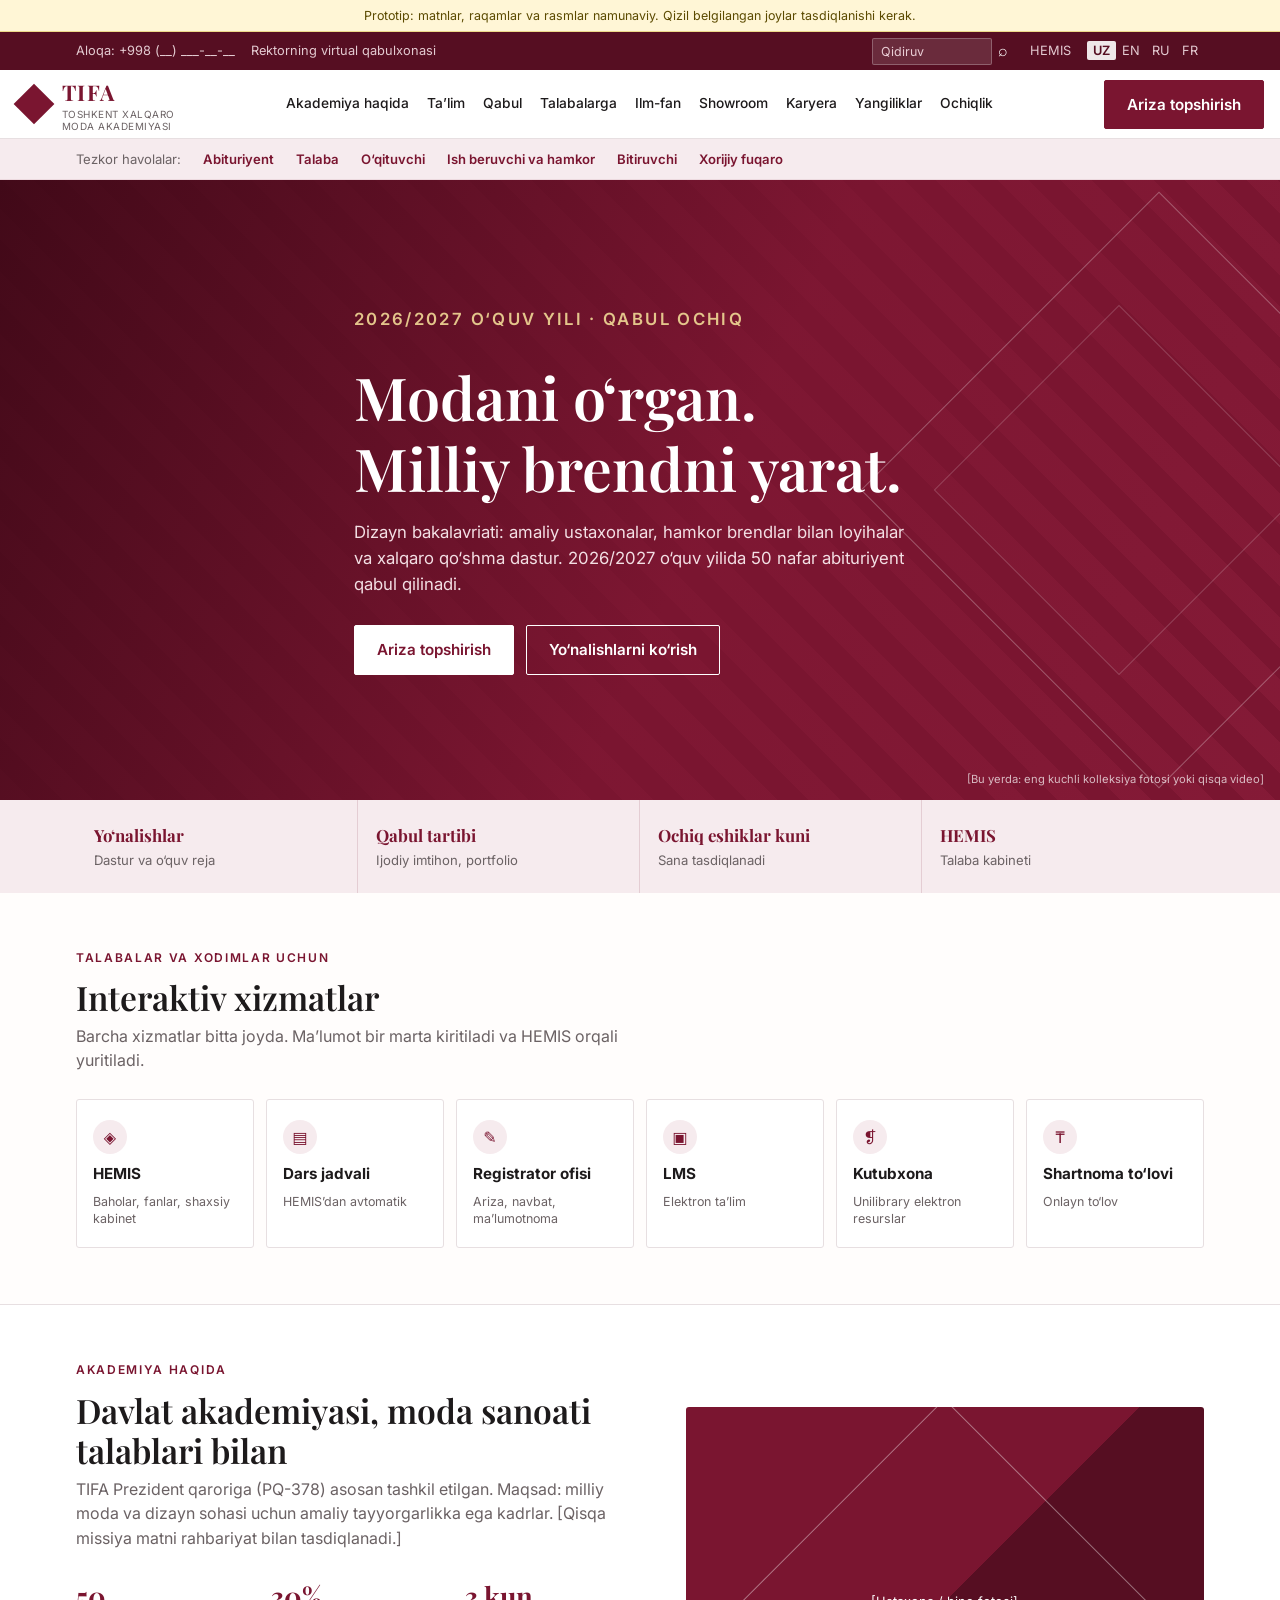
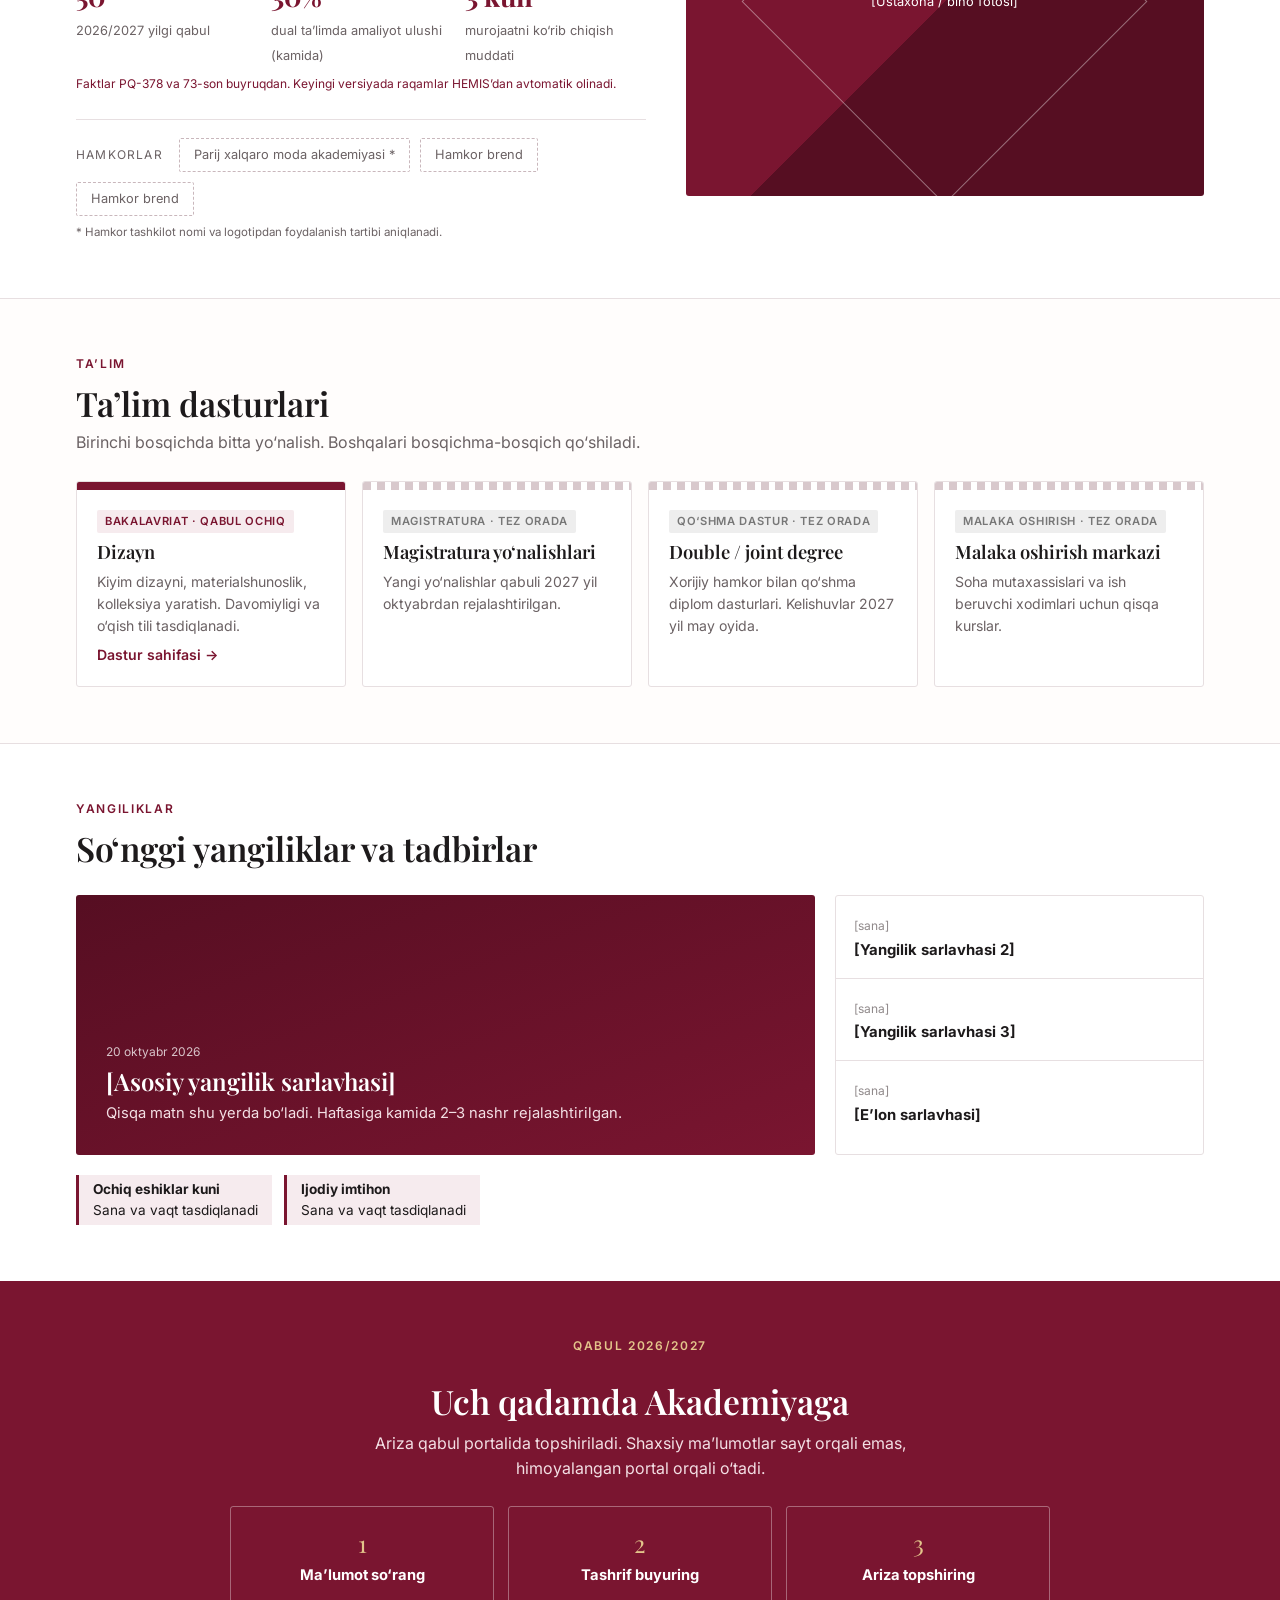
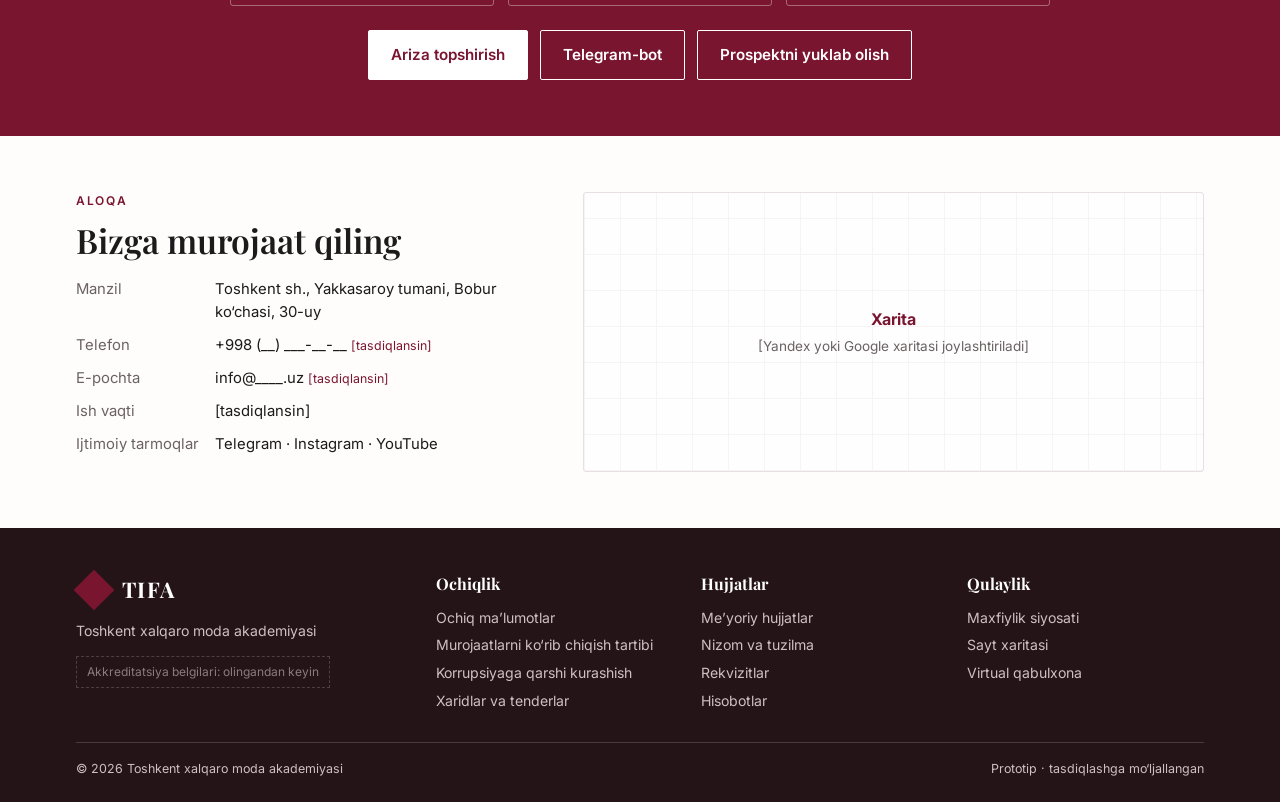
<file: index.html>
<!doctype html>
<html lang="uz">
<head>
<meta charset="utf-8">
<meta name="viewport" content="width=device-width, initial-scale=1">
<title>TIFA — Toshkent xalqaro moda akademiyasi (prototip)</title>
<link rel="preconnect" href="https://fonts.googleapis.com">
<link rel="preconnect" href="https://fonts.gstatic.com" crossorigin>
<link href="https://fonts.googleapis.com/css2?family=Playfair+Display:wght@500;600;700&family=Inter:wght@400;500;600&display=swap" rel="stylesheet">
<link rel="stylesheet" href="assets/style.css">
</head>
<body>
<div id="site-top"></div>
<main id="top">

<!-- 2. Hero -->
<div class="hero">
  <div class="wrap">
    <p class="eyebrow" style="color:#e3c58b">2026/2027 o‘quv yili · qabul ochiq</p>
    <h1>Modani o‘rgan. Milliy brendni yarat.</h1>
    <p>Dizayn bakalavriati: amaliy ustaxonalar, hamkor brendlar bilan loyihalar va xalqaro qo‘shma dastur. 2026/2027 o‘quv yilida 50 nafar abituriyent qabul qilinadi.</p>
    <div class="actions">
      <a class="btn btn-primary" style="background:#fff;color:var(--bordo);border-color:#fff" href="ariza.html">Ariza topshirish</a>
      <a class="btn btn-light" href="dastur.html">Yo‘nalishlarni ko‘rish</a>
    </div>
  </div>
  <span class="ph-note">[Bu yerda: eng kuchli kolleksiya fotosi yoki qisqa video]</span>
</div>

<!-- 3. Tez havolalar -->
<div class="quick">
  <div class="wrap grid">
    <a href="dastur.html"><strong>Yo‘nalishlar</strong><span>Dastur va o‘quv reja</span></a>
    <a href="qabul.html"><strong>Qabul tartibi</strong><span>Ijodiy imtihon, portfolio</span></a>
    <a href="qabul.html"><strong>Ochiq eshiklar kuni</strong><span>Sana tasdiqlanadi</span></a>
    <a href="#xizmatlar"><strong>HEMIS</strong><span>Talaba kabineti</span></a>
  </div>
</div>

<!-- 4. Interaktiv xizmatlar -->
<section id="xizmatlar">
  <div class="wrap">
    <p class="eyebrow">Talabalar va xodimlar uchun</p>
    <h2>Interaktiv xizmatlar</h2>
    <p class="lead">Barcha xizmatlar bitta joyda. Ma’lumot bir marta kiritiladi va HEMIS orqali yuritiladi.</p>
    <div class="services">
      <a class="svc" href="#"><span class="ic">◈</span><b>HEMIS</b><small>Baholar, fanlar, shaxsiy kabinet</small></a>
      <a class="svc" href="#"><span class="ic">▤</span><b>Dars jadvali</b><small>HEMIS’dan avtomatik</small></a>
      <a class="svc" href="#"><span class="ic">✎</span><b>Registrator ofisi</b><small>Ariza, navbat, ma’lumotnoma</small></a>
      <a class="svc" href="#"><span class="ic">▣</span><b>LMS</b><small>Elektron ta’lim</small></a>
      <a class="svc" href="#"><span class="ic">❡</span><b>Kutubxona</b><small>Unilibrary elektron resurslar</small></a>
      <a class="svc" href="#"><span class="ic">₸</span><b>Shartnoma to‘lovi</b><small>Onlayn to‘lov</small></a>
    </div>
  </div>
</section>

<!-- 5. Akademiya haqida -->
<section class="about" id="about">
  <div class="wrap cols">
    <div>
      <p class="eyebrow">Akademiya haqida</p>
      <h2>Davlat akademiyasi, moda sanoati talablari bilan</h2>
      <p class="lead">TIFA Prezident qaroriga (PQ-378) asosan tashkil etilgan. Maqsad: milliy moda va dizayn sohasi uchun amaliy tayyorgarlikka ega kadrlar. [Qisqa missiya matni rahbariyat bilan tasdiqlanadi.]</p>
      <div class="facts">
        <div class="fact"><b>50</b><span>2026/2027 yilgi qabul</span></div>
        <div class="fact"><b>30%</b><span>dual ta’limda amaliyot ulushi (kamida)</span></div>
        <div class="fact"><b>3 kun</b><span>murojaatni ko‘rib chiqish muddati</span></div>
      </div>
      <p style="font-size:.75rem;color:var(--bordo);margin-top:8px">Faktlar PQ-378 va 73-son buyruqdan. Keyingi versiyada raqamlar HEMIS’dan avtomatik olinadi.</p>
      <div class="partners">
        <em>Hamkorlar</em>
        <span class="chip">Parij xalqaro moda akademiyasi *</span>
        <span class="chip">Hamkor brend</span>
        <span class="chip">Hamkor brend</span>
      </div>
      <p style="font-size:.72rem;color:var(--muted);margin-top:8px">* Hamkor tashkilot nomi va logotipdan foydalanish tartibi aniqlanadi.</p>
    </div>
    <div class="art" role="img" aria-label="Akademiya muhiti uchun joy"><span style="position:relative">[Ustaxona / bino fotosi]</span></div>
  </div>
</section>

<!-- 6. Ta'lim dasturlari -->
<section id="talim">
  <div class="wrap">
    <p class="eyebrow">Ta’lim</p>
    <h2>Ta’lim dasturlari</h2>
    <p class="lead">Birinchi bosqichda bitta yo‘nalish. Boshqalari bosqichma-bosqich qo‘shiladi.</p>
    <div class="progs" data-cms="programs-home">
      <article class="prog">
        <div class="top"></div>
        <div class="body">
          <span class="tag">Bakalavriat · qabul ochiq</span>
          <h3>Dizayn</h3>
          <p>Kiyim dizayni, materialshunoslik, kolleksiya yaratish. Davomiyligi va o‘qish tili tasdiqlanadi.</p>
          <a class="more" href="dastur.html">Dastur sahifasi →</a>
        </div>
      </article>
      <article class="prog soon">
        <div class="top"></div>
        <div class="body">
          <span class="tag">Magistratura · tez orada</span>
          <h3>Magistratura yo‘nalishlari</h3>
          <p>Yangi yo‘nalishlar qabuli 2027 yil oktyabrdan rejalashtirilgan.</p>
        </div>
      </article>
      <article class="prog soon">
        <div class="top"></div>
        <div class="body">
          <span class="tag">Qo‘shma dastur · tez orada</span>
          <h3>Double / joint degree</h3>
          <p>Xorijiy hamkor bilan qo‘shma diplom dasturlari. Kelishuvlar 2027 yil may oyida.</p>
        </div>
      </article>
      <article class="prog soon">
        <div class="top"></div>
        <div class="body">
          <span class="tag">Malaka oshirish · tez orada</span>
          <h3>Malaka oshirish markazi</h3>
          <p>Soha mutaxassislari va ish beruvchi xodimlari uchun qisqa kurslar.</p>
        </div>
      </article>
    </div>
  </div>
</section>

<!-- 7. Yangiliklar -->
<section id="yangilik" style="background:#fff;border-top:1px solid var(--line)">
  <div class="wrap">
    <p class="eyebrow">Yangiliklar</p>
    <h2>So‘nggi yangiliklar va tadbirlar</h2>
    <div data-cms="home-news">
    <div class="news">
      <article class="n-main">
        <time>20 oktyabr 2026</time>
        <h3>[Asosiy yangilik sarlavhasi]</h3>
        <p style="color:#f3dfe4;font-size:.92rem">Qisqa matn shu yerda bo‘ladi. Haftasiga kamida 2–3 nashr rejalashtirilgan.</p>
      </article>
      <div class="n-list">
        <div class="n-item"><time>[sana]</time><b>[Yangilik sarlavhasi 2]</b></div>
        <div class="n-item"><time>[sana]</time><b>[Yangilik sarlavhasi 3]</b></div>
        <div class="n-item"><time>[sana]</time><b>[E’lon sarlavhasi]</b></div>
      </div>
    </div>
    <div class="events">
      <div class="ev"><b>Ochiq eshiklar kuni</b>Sana va vaqt tasdiqlanadi</div>
      <div class="ev"><b>Ijodiy imtihon</b>Sana va vaqt tasdiqlanadi</div>
    </div>
    </div>
  </div>
</section>

<!-- 8. Qabulga chaqiriq -->
<section class="cta" id="qabul-cta">
  <div class="wrap">
    <p class="eyebrow" style="color:#e3c58b">Qabul 2026/2027</p>
    <h2>Uch qadamda Akademiyaga</h2>
    <p>Ariza qabul portalida topshiriladi. Shaxsiy ma’lumotlar sayt orqali emas, himoyalangan portal orqali o‘tadi.</p>
    <div class="steps">
      <div class="step"><i>1</i><b>Ma’lumot so‘rang</b></div>
      <div class="step"><i>2</i><b>Tashrif buyuring</b></div>
      <div class="step"><i>3</i><b>Ariza topshiring</b></div>
    </div>
    <div class="actions">
      <a class="btn btn-primary" style="background:#fff;color:var(--bordo);border-color:#fff" href="ariza.html">Ariza topshirish</a>
      <a class="btn btn-light" href="#" data-cms-link="telegram">Telegram-bot</a>
      <a class="btn btn-light" href="#">Prospektni yuklab olish</a>
    </div>
  </div>
</section>

<!-- 9. Aloqa -->
<section id="aloqa">
  <div class="wrap contact">
    <div>
      <p class="eyebrow">Aloqa</p>
      <h2>Bizga murojaat qiling</h2>
      <dl>
        <dt>Manzil</dt><dd data-cms-field="address">Toshkent sh., Yakkasaroy tumani, Bobur ko‘chasi, 30-uy</dd>
        <dt>Telefon</dt><dd data-cms-field="phone">+998 (__) ___-__-__ <small style="color:var(--bordo)">[tasdiqlansin]</small></dd>
        <dt>E-pochta</dt><dd data-cms-field="email">info@____.uz <small style="color:var(--bordo)">[tasdiqlansin]</small></dd>
        <dt>Ish vaqti</dt><dd data-cms-field="workingHours">[tasdiqlansin]</dd>
        <dt>Ijtimoiy tarmoqlar</dt><dd>Telegram · Instagram · YouTube</dd>
      </dl>
    </div>
    <div class="map" role="img" aria-label="Xarita uchun joy"><div><b>Xarita</b>[Yandex yoki Google xaritasi joylashtiriladi]</div></div>
  </div>
</section>

</main>
<div id="site-foot"></div>
<script>window.PAGE_TITLE={uz:"TIFA — Toshkent xalqaro moda akademiyasi (prototip)",en:"TIFA — Tashkent International Fashion Academy (prototype)",ru:"TIFA — Ташкентская международная академия моды (прототип)",fr:"TIFA — Académie internationale de la mode de Tachkent (prototype)"};</script>
<script src="assets/i18n.js"></script><script src="assets/i18n-pages.js"></script><script src="assets/site.js"></script><script src="assets/cms.js"></script>
</body>
</html>
</file>
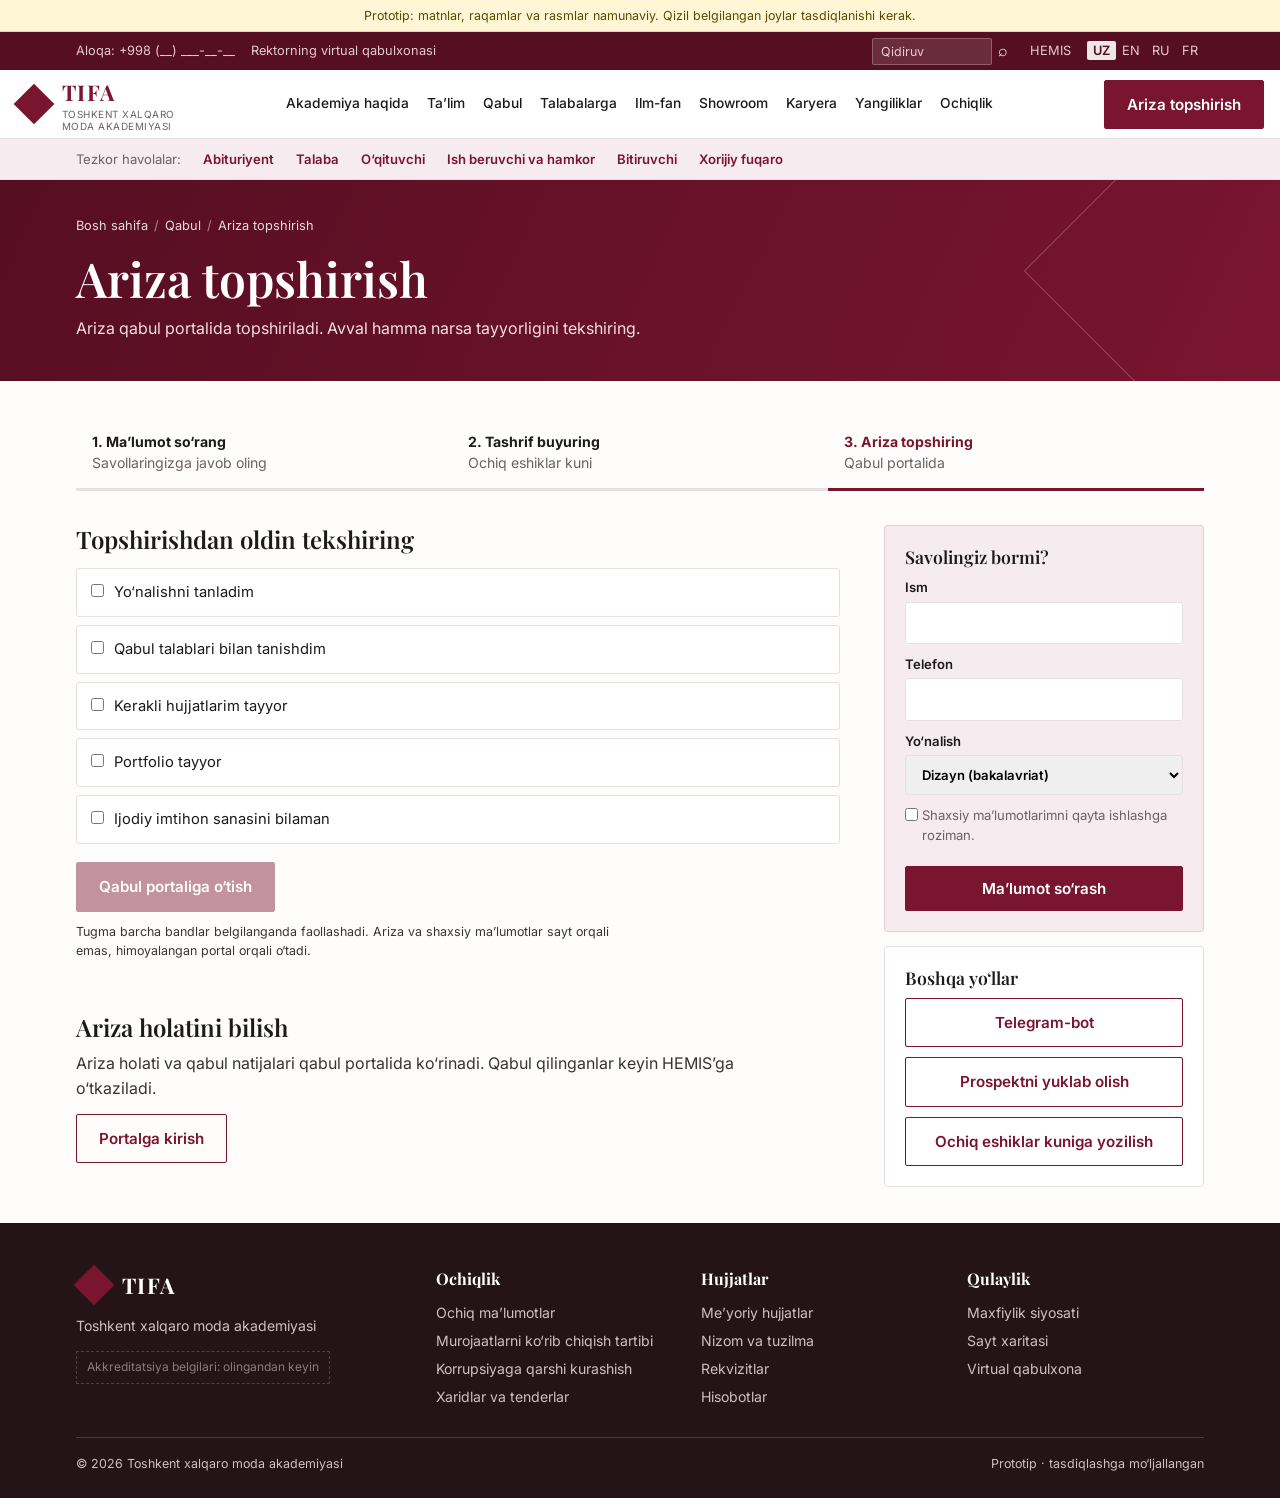
<file: ariza.html>
<!doctype html>
<html lang="uz">
<head>
<meta charset="utf-8">
<meta name="viewport" content="width=device-width, initial-scale=1">
<title>Ariza topshirish — TIFA (prototip)</title>
<link rel="preconnect" href="https://fonts.googleapis.com">
<link rel="preconnect" href="https://fonts.gstatic.com" crossorigin>
<link href="https://fonts.googleapis.com/css2?family=Playfair+Display:wght@500;600;700&family=Inter:wght@400;500;600&display=swap" rel="stylesheet">
<link rel="stylesheet" href="assets/style.css">
</head>
<body data-page="ariza">
<div id="site-top"></div>

<!-- SHABLON: ariza topshirish. Ariza o'zi qabul portalida topshiriladi; bu sahifa tayyorgarlik va yo'naltirish uchun. -->
<div class="pagehead">
  <div class="wrap">
    <div class="crumbs"><a href="index.html">Bosh sahifa</a><span>/</span><a href="qabul.html">Qabul</a><span>/</span>Ariza topshirish</div>
    <h1>Ariza topshirish</h1>
    <p>Ariza qabul portalida topshiriladi. Avval hamma narsa tayyorligini tekshiring.</p>
  </div>
</div>

<main>
<div class="wrap" style="padding-top:36px">
  <div class="stepper" aria-label="Qadamlar">
    <div><b>1. Ma’lumot so‘rang</b>Savollaringizga javob oling</div>
    <div><b>2. Tashrif buyuring</b>Ochiq eshiklar kuni</div>
    <div class="now"><b>3. Ariza topshiring</b>Qabul portalida</div>
  </div>

  <div class="layout two" style="padding-top:0">
    <div>
      <section class="block">
        <h2>Topshirishdan oldin tekshiring</h2>
        <div class="checks" id="checks">
          <label><input type="checkbox"> Yo‘nalishni tanladim</label>
          <label><input type="checkbox"> Qabul talablari bilan tanishdim</label>
          <label><input type="checkbox"> Kerakli hujjatlarim tayyor</label>
          <label><input type="checkbox"> Portfolio tayyor</label>
          <label><input type="checkbox"> Ijodiy imtihon sanasini bilaman</label>
        </div>
        <a class="btn btn-primary" id="go" href="#" data-cms-link="portal" aria-disabled="true">Qabul portaliga o‘tish</a>
        <p class="note" style="margin-top:10px">Tugma barcha bandlar belgilanganda faollashadi. Ariza va shaxsiy ma’lumotlar sayt orqali emas, himoyalangan portal orqali o‘tadi.</p>
      </section>

      <section class="block">
        <h2>Ariza holatini bilish</h2>
        <p>Ariza holati va qabul natijalari qabul portalida ko‘rinadi. Qabul qilinganlar keyin HEMIS’ga o‘tkaziladi.</p>
        <a class="btn btn-ghost" href="#">Portalga kirish</a>
      </section>
    </div>

    <aside class="stack">
      <div class="box accent">
        <h3>Savolingiz bormi?</h3>
        <form class="form" id="ask" novalidate>
          <label>Ism<input type="text" name="name" required autocomplete="name"></label>
          <label>Telefon<input type="tel" name="phone" required autocomplete="tel"></label>
          <label>Yo‘nalish
            <select name="prog"><option>Dizayn (bakalavriat)</option></select>
          </label>
          <label class="consent"><input type="checkbox" required> Shaxsiy ma’lumotlarimni qayta ishlashga roziman.</label>
          <button class="btn btn-primary" type="submit">Ma’lumot so‘rash</button>
          <div class="ok" role="status">So‘rovingiz qabul qilindi. (Namunaviy xabar: forma hali ulanmagan.)</div>
        </form>
      </div>
      <div class="box">
        <h3>Boshqa yo‘llar</h3>
        <a class="btn btn-ghost" href="#" data-cms-link="telegram">Telegram-bot</a>
        <a class="btn btn-ghost" href="#">Prospektni yuklab olish</a>
        <a class="btn btn-ghost" href="qabul.html#muddatlar">Ochiq eshiklar kuniga yozilish</a>
      </div>
    </aside>
  </div>
</div>
</main>

<div id="site-foot"></div>
<script>window.PAGE_TITLE={uz:"Ariza topshirish — TIFA (prototip)",en:"Apply — TIFA (prototype)",ru:"Подать заявку — TIFA (прототип)",fr:"Candidater — TIFA (prototype)"};</script>
<script src="assets/i18n.js"></script><script src="assets/i18n-pages.js"></script><script src="assets/site.js"></script><script src="assets/cms.js"></script>
<script>
(function(){
  const boxes=[...document.querySelectorAll('#checks input')],go=document.getElementById('go');
  const upd=()=>go.setAttribute('aria-disabled',boxes.every(b=>b.checked)?'false':'true');
  boxes.forEach(b=>b.addEventListener('change',upd));upd();
  document.getElementById('ask').addEventListener('submit',e=>{
    e.preventDefault();const f=e.target;if(!f.checkValidity()){f.reportValidity();return}
    f.querySelector('.ok').style.display='block';f.reset();
  });
})();
</script>
</body>
</html>
</file>
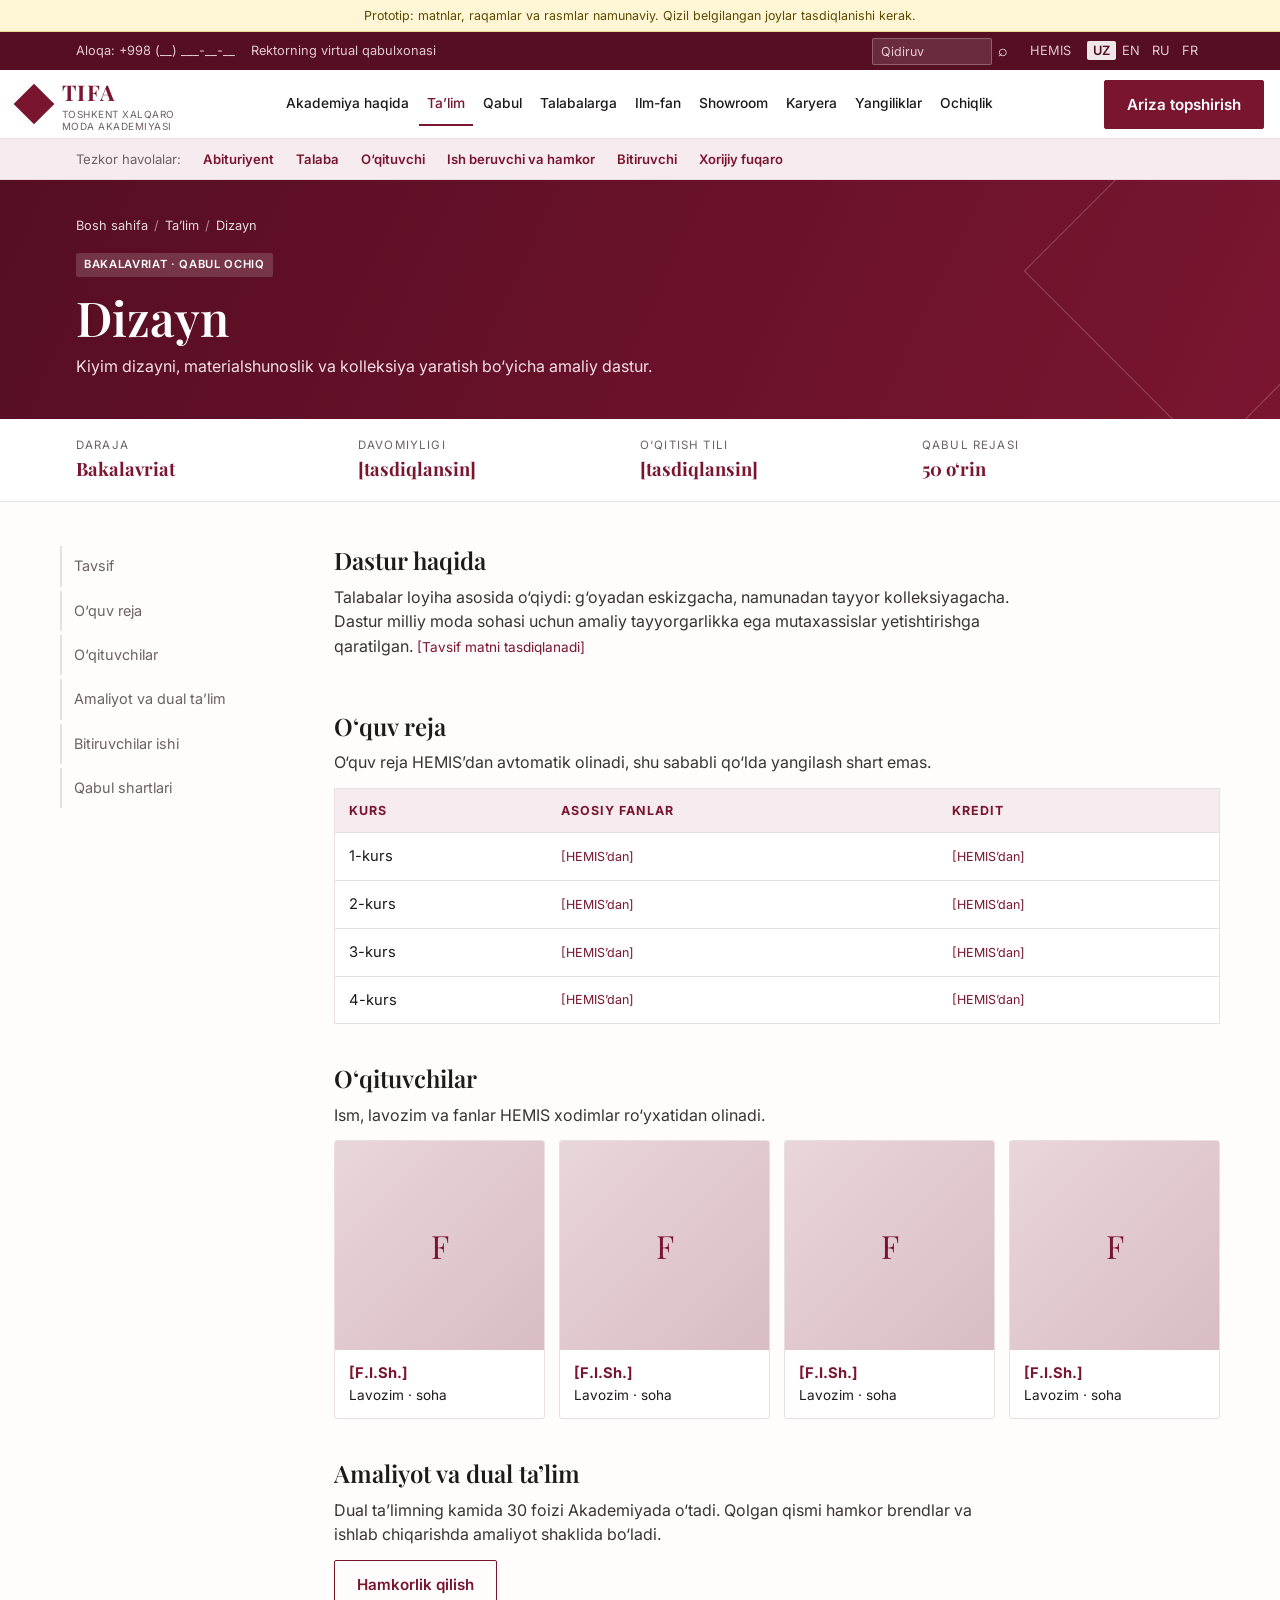
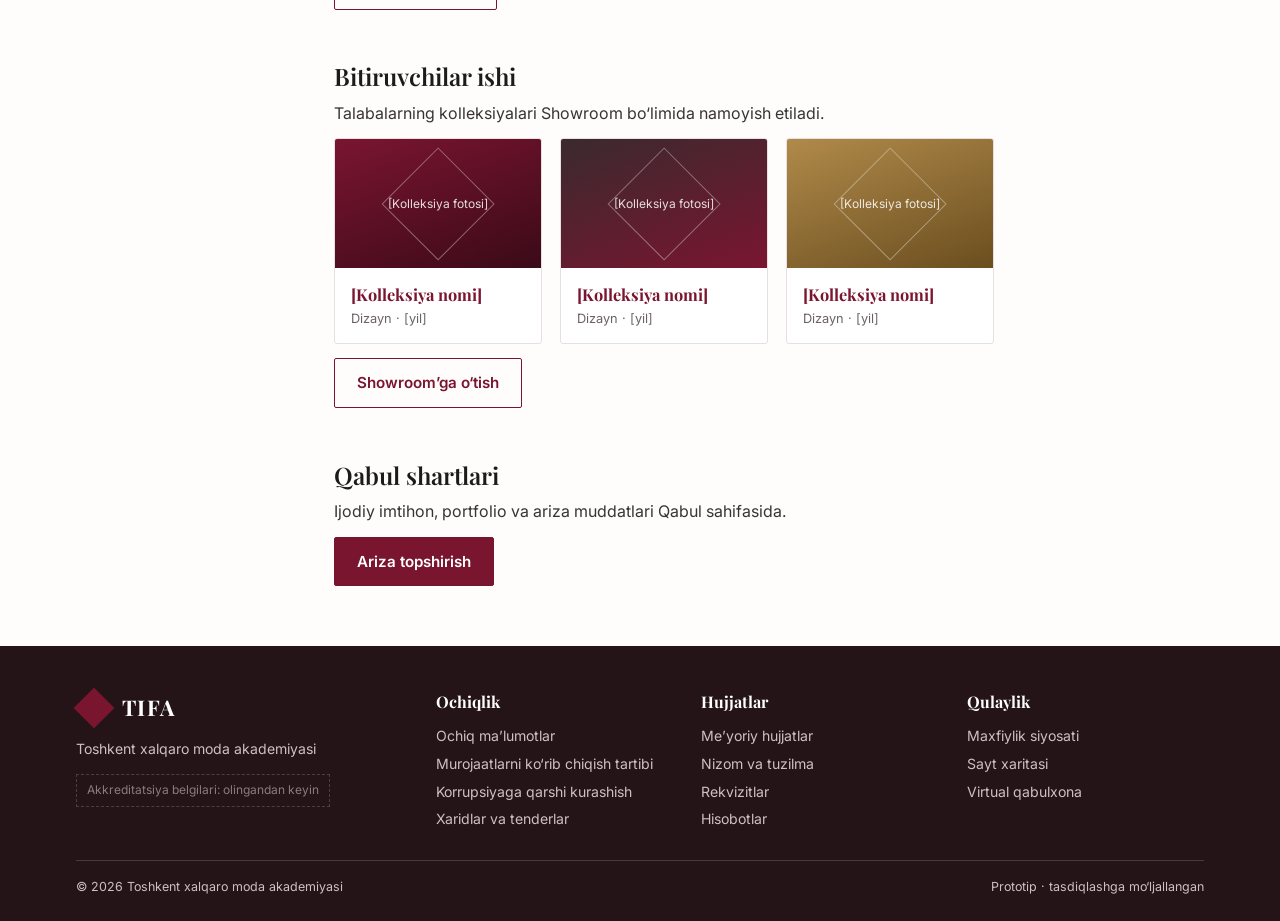
<file: dastur.html>
<!doctype html>
<html lang="uz">
<head>
<meta charset="utf-8">
<meta name="viewport" content="width=device-width, initial-scale=1">
<title>Dizayn (bakalavriat) — TIFA (prototip)</title>
<link rel="preconnect" href="https://fonts.googleapis.com">
<link rel="preconnect" href="https://fonts.gstatic.com" crossorigin>
<link href="https://fonts.googleapis.com/css2?family=Playfair+Display:wght@500;600;700&family=Inter:wght@400;500;600&display=swap" rel="stylesheet">
<link rel="stylesheet" href="assets/style.css">
</head>
<body data-page="talim">
<div id="site-top"></div>

<!-- SHABLON: ta'lim dasturi sahifasi. Boshqa yo'nalishlar uchun shu tuzilma takrorlanadi. -->
<div class="pagehead">
  <div class="wrap">
    <div class="crumbs"><a href="index.html">Bosh sahifa</a><span>/</span>Ta’lim<span>/</span><span id="p-crumb" style="margin:0;opacity:1">Dizayn</span></div>
    <span class="tag" id="p-tag">Bakalavriat · qabul ochiq</span>
    <h1 id="p-title">Dizayn</h1>
    <p id="p-summary">Kiyim dizayni, materialshunoslik va kolleksiya yaratish bo‘yicha amaliy dastur.</p>
  </div>
</div>

<div class="metabar">
  <div class="wrap">
    <div class="m"><small>Daraja</small><b id="p-level">Bakalavriat</b></div>
    <div class="m"><small>Davomiyligi</small><b id="p-duration" class="ph">[tasdiqlansin]</b></div>
    <div class="m"><small>O‘qitish tili</small><b id="p-lang" class="ph">[tasdiqlansin]</b></div>
    <div class="m"><small>Qabul rejasi</small><b id="p-seats">50 o‘rin</b></div>
  </div>
</div>

<main data-cms="program">
<div class="wrap layout">
  <aside class="side" aria-label="Sahifa bo‘limlari">
    <a href="#tavsif">Tavsif</a>
    <a href="#reja">O‘quv reja</a>
    <a href="#oqituvchi">O‘qituvchilar</a>
    <a href="#amaliyot">Amaliyot va dual ta’lim</a>
    <a href="#bitiruv">Bitiruvchilar ishi</a>
    <a href="#shart">Qabul shartlari</a>
  </aside>

  <div>
    <section class="block" id="tavsif">
      <h2>Dastur haqida</h2>
      <div id="p-desc"><p>Talabalar loyiha asosida o‘qiydi: g‘oyadan eskizgacha, namunadan tayyor kolleksiyagacha. Dastur milliy moda sohasi uchun amaliy tayyorgarlikka ega mutaxassislar yetishtirishga qaratilgan. <span class="ph">[Tavsif matni tasdiqlanadi]</span></p></div>
    </section>

    <section class="block" id="reja">
      <h2>O‘quv reja</h2>
      <p>O‘quv reja HEMIS’dan avtomatik olinadi, shu sababli qo‘lda yangilash shart emas.</p>
      <div class="tablewrap">
      <table class="t">
        <thead><tr><th>Kurs</th><th>Asosiy fanlar</th><th>Kredit</th></tr></thead>
        <tbody>
          <tr><td>1-kurs</td><td class="ph">[HEMIS’dan]</td><td class="ph">[HEMIS’dan]</td></tr>
          <tr><td>2-kurs</td><td class="ph">[HEMIS’dan]</td><td class="ph">[HEMIS’dan]</td></tr>
          <tr><td>3-kurs</td><td class="ph">[HEMIS’dan]</td><td class="ph">[HEMIS’dan]</td></tr>
          <tr><td>4-kurs</td><td class="ph">[HEMIS’dan]</td><td class="ph">[HEMIS’dan]</td></tr>
        </tbody>
      </table>
      </div>
    </section>

    <section class="block" id="oqituvchi">
      <h2>O‘qituvchilar</h2>
      <p>Ism, lavozim va fanlar HEMIS xodimlar ro‘yxatidan olinadi.</p>
      <div class="people">
        <div class="person"><div class="ava">F</div><div class="t"><b class="ph">[F.I.Sh.]</b>Lavozim · soha</div></div>
        <div class="person"><div class="ava">F</div><div class="t"><b class="ph">[F.I.Sh.]</b>Lavozim · soha</div></div>
        <div class="person"><div class="ava">F</div><div class="t"><b class="ph">[F.I.Sh.]</b>Lavozim · soha</div></div>
        <div class="person"><div class="ava">F</div><div class="t"><b class="ph">[F.I.Sh.]</b>Lavozim · soha</div></div>
      </div>
    </section>

    <section class="block" id="amaliyot">
      <h2>Amaliyot va dual ta’lim</h2>
      <p>Dual ta’limning kamida 30 foizi Akademiyada o‘tadi. Qolgan qismi hamkor brendlar va ishlab chiqarishda amaliyot shaklida bo‘ladi.</p>
      <p><a class="btn btn-ghost" href="#">Hamkorlik qilish</a></p>
    </section>

    <section class="block" id="bitiruv">
      <h2>Bitiruvchilar ishi</h2>
      <p>Talabalarning kolleksiyalari Showroom bo‘limida namoyish etiladi.</p>
      <div class="gal" style="grid-template-columns:repeat(auto-fill,minmax(200px,1fr))">
        <a class="card c1" href="kolleksiya.html"><div class="img"><span>[Kolleksiya fotosi]</span></div><div class="cap"><b class="ph">[Kolleksiya nomi]</b><small>Dizayn · [yil]</small></div></a>
        <a class="card c2" href="kolleksiya.html"><div class="img"><span>[Kolleksiya fotosi]</span></div><div class="cap"><b class="ph">[Kolleksiya nomi]</b><small>Dizayn · [yil]</small></div></a>
        <a class="card c3" href="kolleksiya.html"><div class="img"><span>[Kolleksiya fotosi]</span></div><div class="cap"><b class="ph">[Kolleksiya nomi]</b><small>Dizayn · [yil]</small></div></a>
      </div>
      <p style="margin-top:14px"><a class="btn btn-ghost" href="showroom.html">Showroom’ga o‘tish</a></p>
    </section>

    <section class="block" id="shart">
      <h2>Qabul shartlari</h2>
      <p>Ijodiy imtihon, portfolio va ariza muddatlari Qabul sahifasida.</p>
      <a class="btn btn-primary" href="ariza.html">Ariza topshirish</a>
    </section>
  </div>
</div>
</main>

<div id="site-foot"></div>
<script>window.PAGE_TITLE={uz:"Dizayn (bakalavriat) — TIFA (prototip)",en:"Design (Bachelor’s) — TIFA (prototype)",ru:"Дизайн (бакалавриат) — TIFA (прототип)",fr:"Design (licence) — TIFA (prototype)"};</script>
<script src="assets/i18n.js"></script><script src="assets/i18n-pages.js"></script><script src="assets/site.js"></script><script src="assets/cms.js"></script>
</body>
</html>
</file>
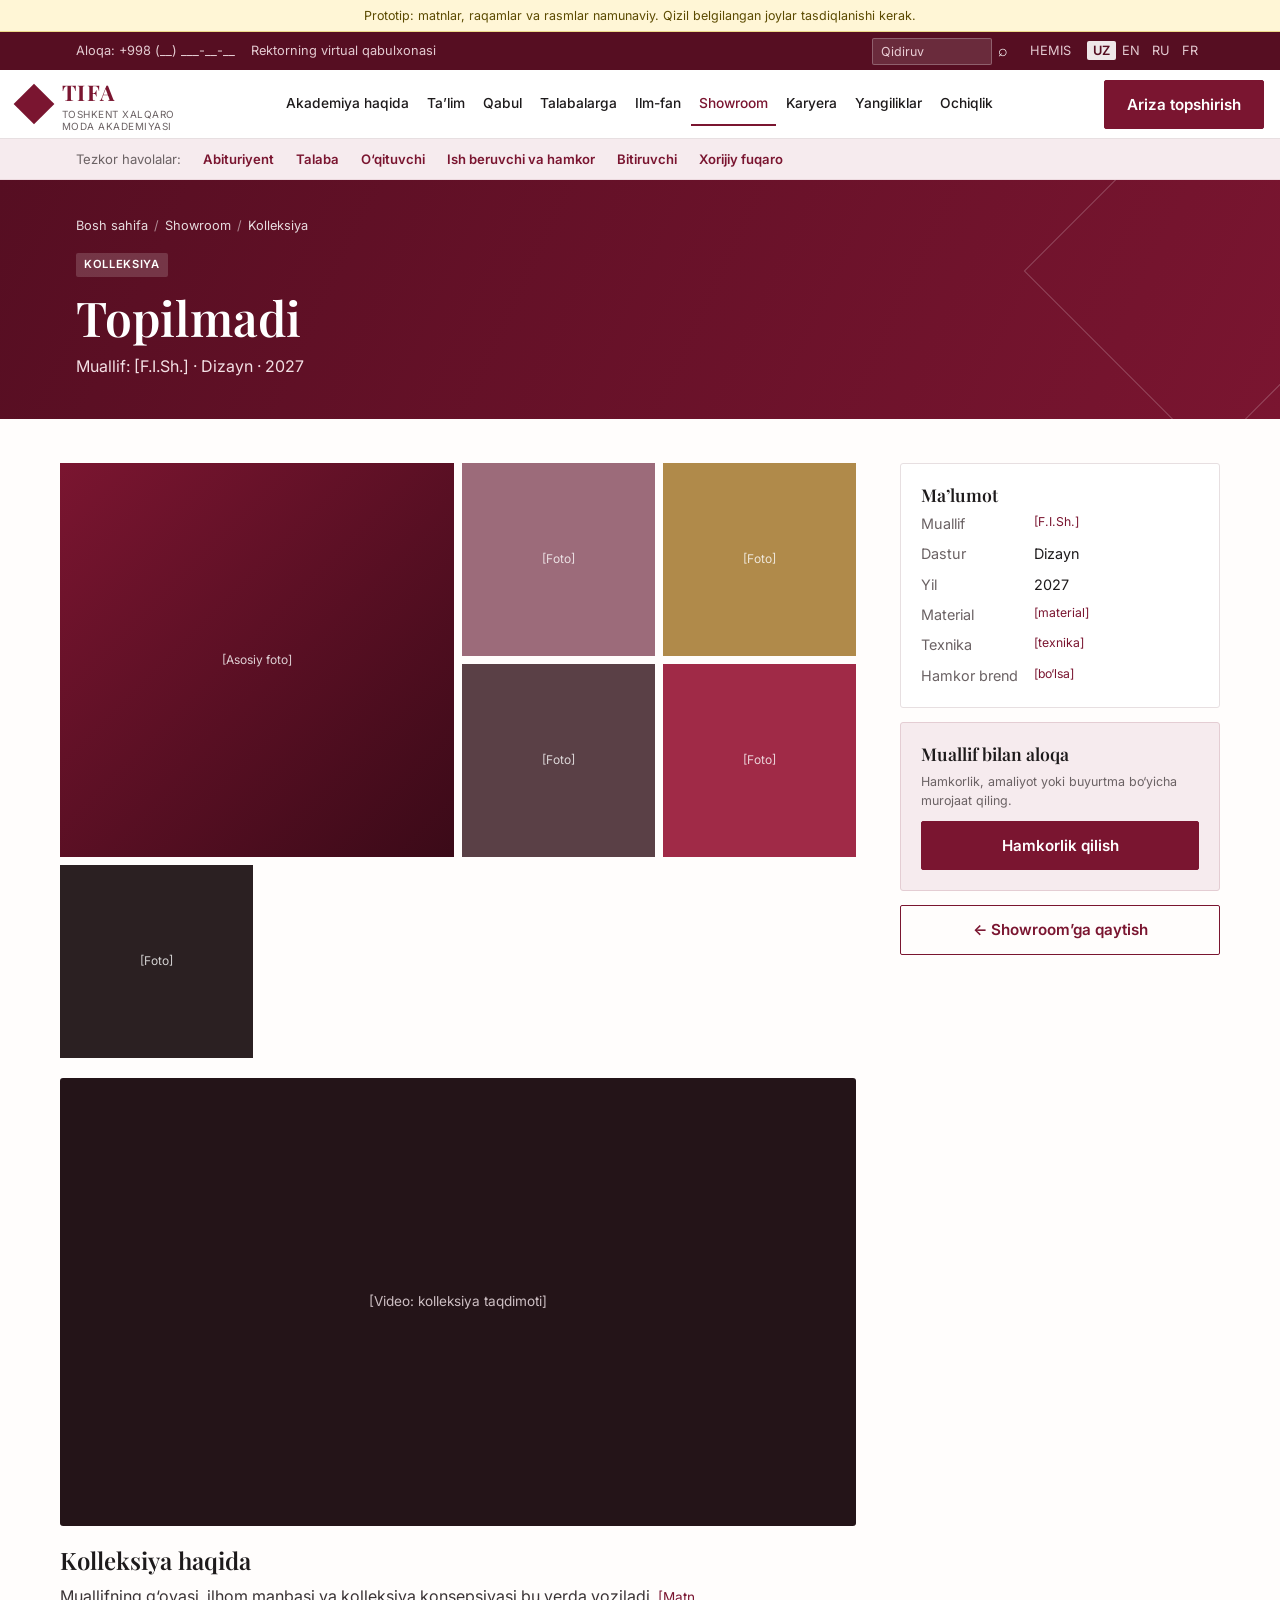
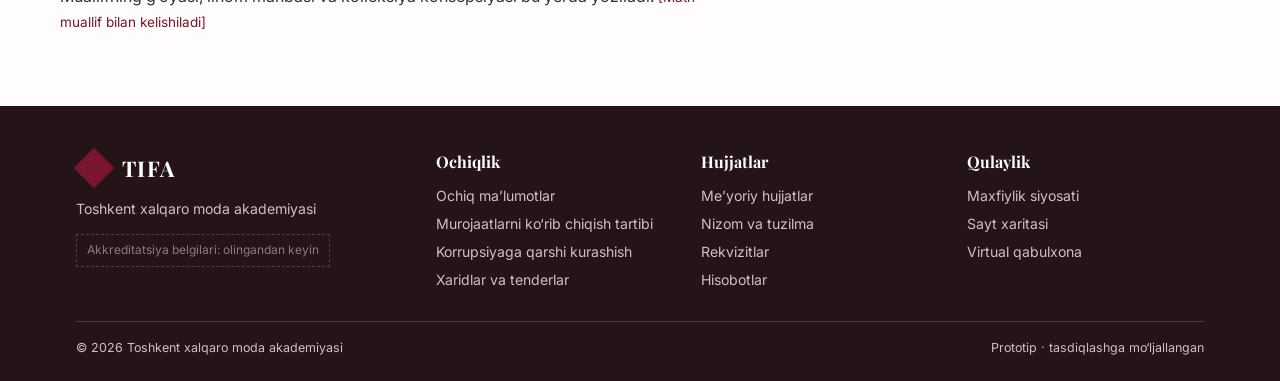
<file: kolleksiya.html>
<!doctype html>
<html lang="uz">
<head>
<meta charset="utf-8">
<meta name="viewport" content="width=device-width, initial-scale=1">
<title>Kolleksiya — TIFA (prototip)</title>
<link rel="preconnect" href="https://fonts.googleapis.com">
<link rel="preconnect" href="https://fonts.gstatic.com" crossorigin>
<link href="https://fonts.googleapis.com/css2?family=Playfair+Display:wght@500;600;700&family=Inter:wght@400;500;600&display=swap" rel="stylesheet">
<link rel="stylesheet" href="assets/style.css">
</head>
<body data-page="showroom">
<div id="site-top"></div>

<!-- SHABLON: talaba kolleksiyasi / ishi sahifasi -->
<div class="pagehead">
  <div class="wrap">
    <div class="crumbs"><a href="index.html">Bosh sahifa</a><span>/</span><a href="showroom.html">Showroom</a><span>/</span>Kolleksiya</div>
    <span class="tag">Kolleksiya</span>
    <h1 id="s-title">[Kolleksiya nomi]</h1>
    <p id="s-sub">Muallif: [F.I.Sh.] · Dizayn · 2027</p>
  </div>
</div>

<main data-cms="show-item">
<div class="wrap layout two">
  <div>
    <div class="mosaic" aria-label="Foto galereya">
      <div>[Asosiy foto]</div><div>[Foto]</div><div>[Foto]</div><div>[Foto]</div><div>[Foto]</div><div>[Foto]</div>
    </div>
    <div class="video">[Video: kolleksiya taqdimoti]</div>

    <section class="block">
      <h2>Kolleksiya haqida</h2>
      <div id="s-body"><p>Muallifning g‘oyasi, ilhom manbasi va kolleksiya konsepsiyasi bu yerda yoziladi. <span class="ph">[Matn muallif bilan kelishiladi]</span></p></div>
    </section>
  </div>

  <aside class="stack">
    <div class="box">
      <h3>Ma’lumot</h3>
      <dl class="spec">
        <dt>Muallif</dt><dd id="s-author" class="ph">[F.I.Sh.]</dd>
        <dt>Dastur</dt><dd id="s-program">Dizayn</dd>
        <dt>Yil</dt><dd id="s-year">2027</dd>
        <dt>Material</dt><dd class="ph">[material]</dd>
        <dt>Texnika</dt><dd class="ph">[texnika]</dd>
        <dt>Hamkor brend</dt><dd class="ph">[bo‘lsa]</dd>
      </dl>
    </div>
    <div class="box accent">
      <h3>Muallif bilan aloqa</h3>
      <p class="note">Hamkorlik, amaliyot yoki buyurtma bo‘yicha murojaat qiling.</p>
      <a class="btn btn-primary" href="#">Hamkorlik qilish</a>
    </div>
    <a class="btn btn-ghost" style="text-align:center" href="showroom.html">← Showroom’ga qaytish</a>
  </aside>
</div>
</main>

<div id="site-foot"></div>
<script>window.PAGE_TITLE={uz:"Kolleksiya — TIFA (prototip)",en:"Collection — TIFA (prototype)",ru:"Коллекция — TIFA (прототип)",fr:"Collection — TIFA (prototype)"};</script>
<script src="assets/i18n.js"></script><script src="assets/i18n-pages.js"></script><script src="assets/site.js"></script><script src="assets/cms.js"></script>
</body>
</html>
</file>
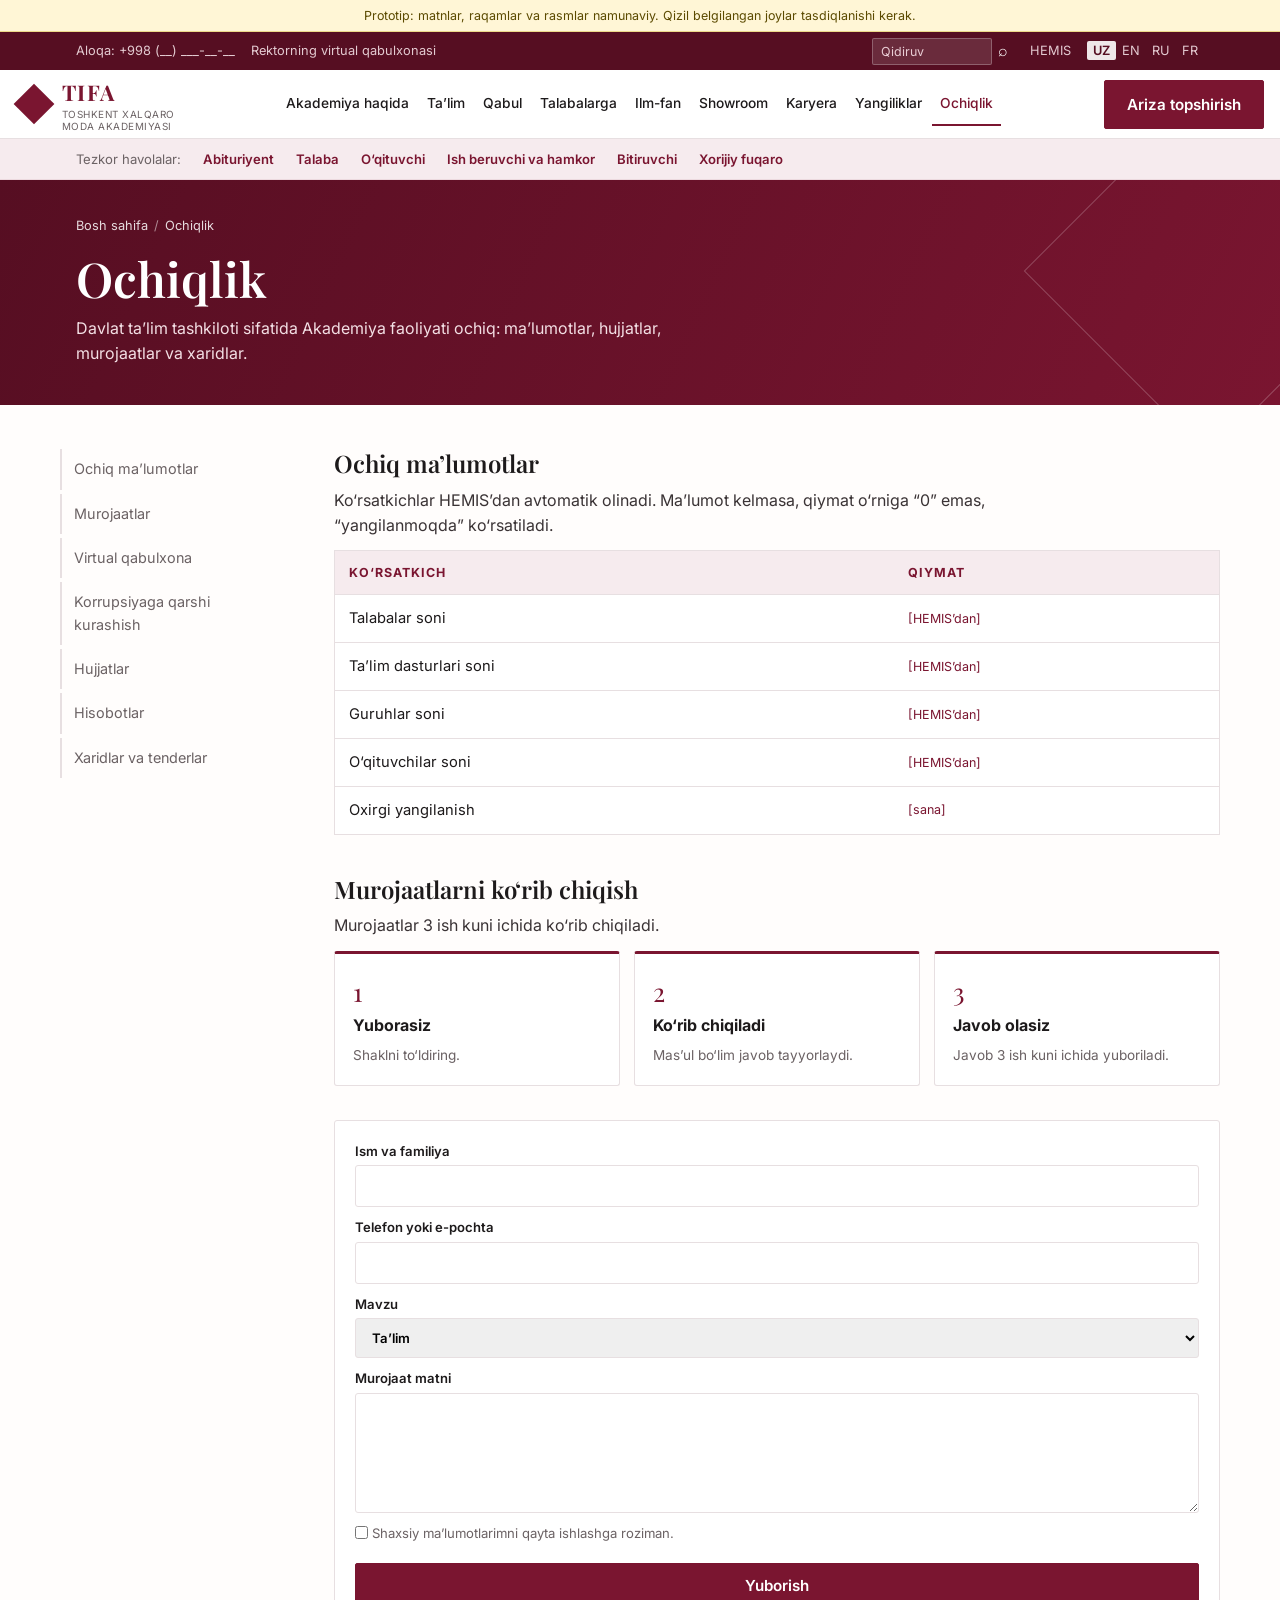
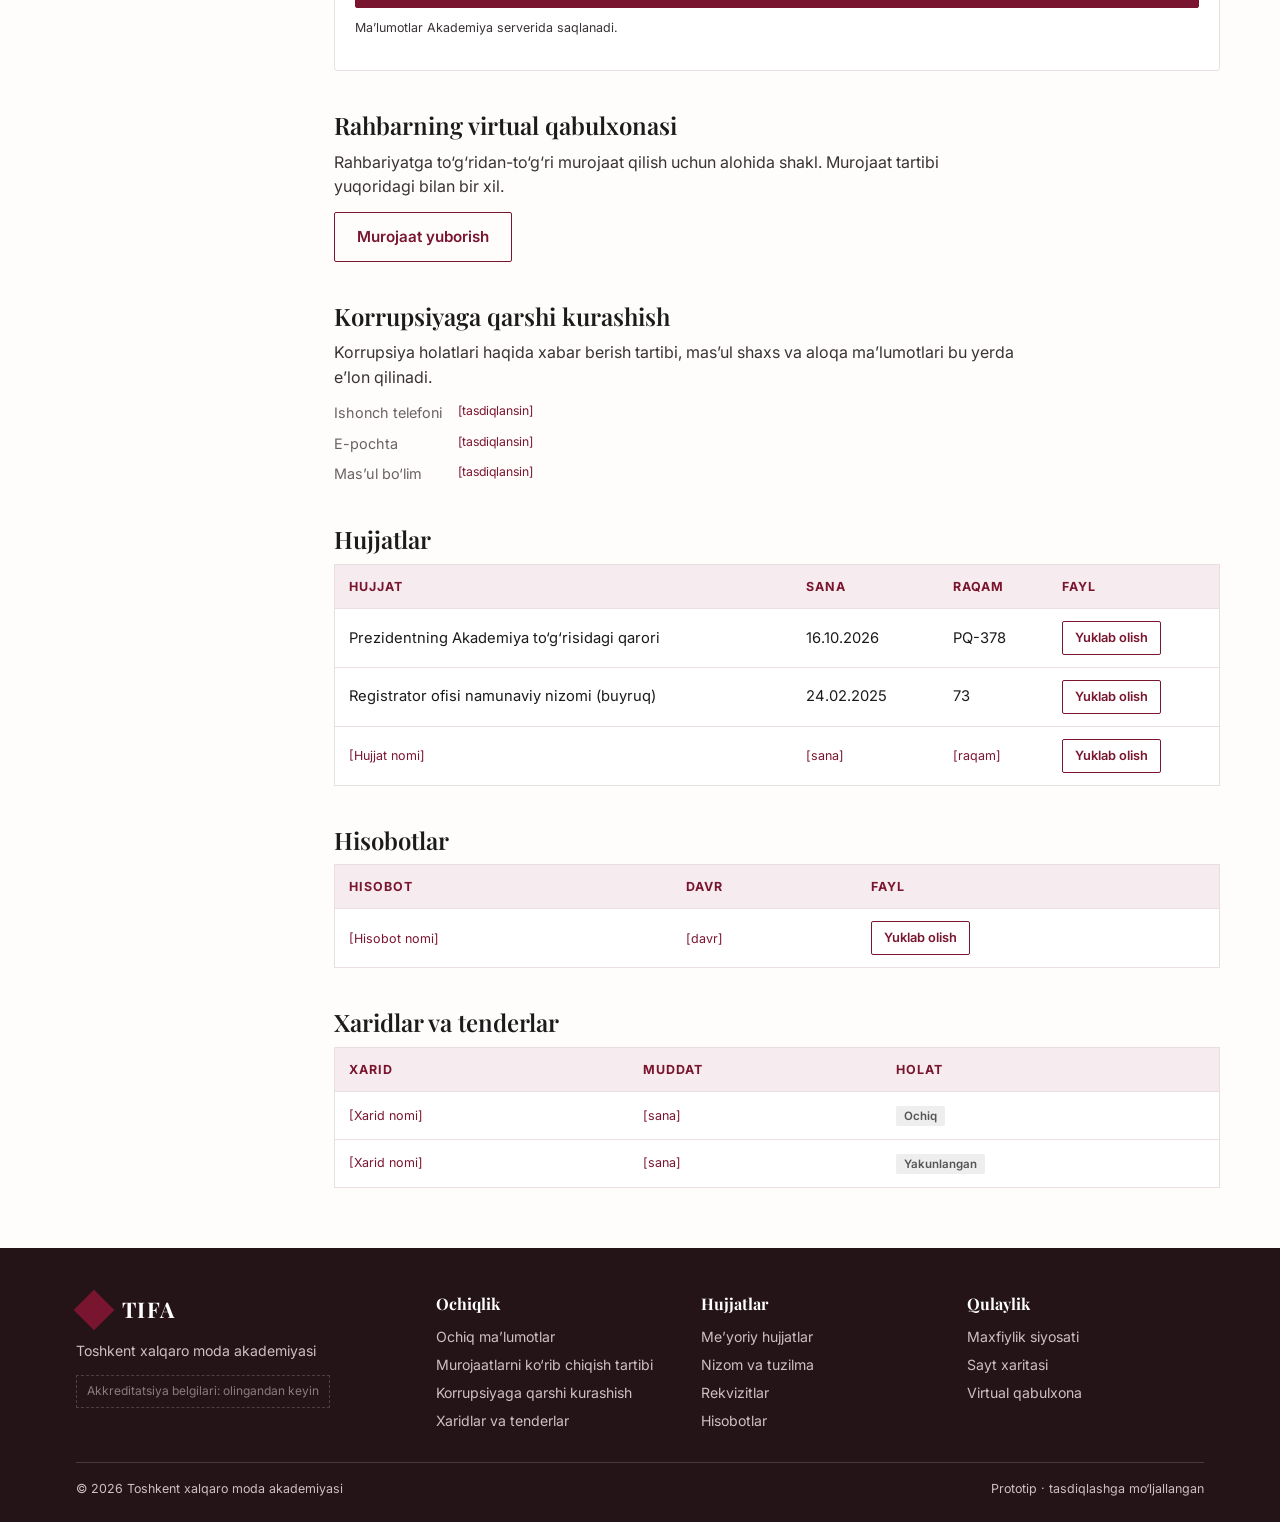
<file: ochiqlik.html>
<!doctype html>
<html lang="uz">
<head>
<meta charset="utf-8">
<meta name="viewport" content="width=device-width, initial-scale=1">
<title>Ochiqlik — TIFA (prototip)</title>
<link rel="preconnect" href="https://fonts.googleapis.com">
<link rel="preconnect" href="https://fonts.gstatic.com" crossorigin>
<link href="https://fonts.googleapis.com/css2?family=Playfair+Display:wght@500;600;700&family=Inter:wght@400;500;600&display=swap" rel="stylesheet">
<link rel="stylesheet" href="assets/style.css">
</head>
<body data-page="ochiqlik">
<div id="site-top"></div>

<!-- SHABLON: ochiqlik bo'limi (ochiq ma'lumotlar, murojaatlar, hujjatlar, xaridlar) -->
<div class="pagehead">
  <div class="wrap">
    <div class="crumbs"><a href="index.html">Bosh sahifa</a><span>/</span>Ochiqlik</div>
    <h1>Ochiqlik</h1>
    <p>Davlat ta’lim tashkiloti sifatida Akademiya faoliyati ochiq: ma’lumotlar, hujjatlar, murojaatlar va xaridlar.</p>
  </div>
</div>

<main data-cms="documents">
<div class="wrap layout">
  <aside class="side" aria-label="Sahifa bo‘limlari">
    <a href="#malumot">Ochiq ma’lumotlar</a>
    <a href="#murojaat">Murojaatlar</a>
    <a href="#qabulxona">Virtual qabulxona</a>
    <a href="#korrupsiya">Korrupsiyaga qarshi kurashish</a>
    <a href="#hujjat">Hujjatlar</a>
    <a href="#hisobot">Hisobotlar</a>
    <a href="#xarid">Xaridlar va tenderlar</a>
  </aside>

  <div>
    <section class="block" id="malumot">
      <h2>Ochiq ma’lumotlar</h2>
      <p>Ko‘rsatkichlar HEMIS’dan avtomatik olinadi. Ma’lumot kelmasa, qiymat o‘rniga “0” emas, “yangilanmoqda” ko‘rsatiladi.</p>
      <div class="tablewrap">
      <table class="t">
        <thead><tr><th>Ko‘rsatkich</th><th>Qiymat</th></tr></thead>
        <tbody>
          <tr><td>Talabalar soni</td><td class="ph">[HEMIS’dan]</td></tr>
          <tr><td>Ta’lim dasturlari soni</td><td class="ph">[HEMIS’dan]</td></tr>
          <tr><td>Guruhlar soni</td><td class="ph">[HEMIS’dan]</td></tr>
          <tr><td>O‘qituvchilar soni</td><td class="ph">[HEMIS’dan]</td></tr>
          <tr><td>Oxirgi yangilanish</td><td class="ph">[sana]</td></tr>
        </tbody>
      </table>
      </div>
    </section>

    <section class="block" id="murojaat">
      <h2>Murojaatlarni ko‘rib chiqish</h2>
      <p>Murojaatlar 3 ish kuni ichida ko‘rib chiqiladi.</p>
      <div class="stepsrow">
        <div class="s"><i>1</i><b>Yuborasiz</b><span>Shaklni to‘ldiring.</span></div>
        <div class="s"><i>2</i><b>Ko‘rib chiqiladi</b><span>Mas’ul bo‘lim javob tayyorlaydi.</span></div>
        <div class="s"><i>3</i><b>Javob olasiz</b><span>Javob 3 ish kuni ichida yuboriladi.</span></div>
      </div>
      <form class="form box" id="appeal" novalidate>
        <label>Ism va familiya<input type="text" name="name" required autocomplete="name"></label>
        <label>Telefon yoki e-pochta<input type="text" name="contact" required></label>
        <label>Mavzu
          <select name="topic">
            <option>Ta’lim</option><option>Qabul</option><option>Moliya</option><option>Boshqa</option>
          </select>
        </label>
        <label>Murojaat matni<textarea name="text" required></textarea></label>
        <label class="consent"><input type="checkbox" required> Shaxsiy ma’lumotlarimni qayta ishlashga roziman.</label>
        <button class="btn btn-primary" type="submit">Yuborish</button>
        <div class="ok" role="status">Murojaatingiz qabul qilindi. (Namunaviy xabar: forma hali ulanmagan.)</div>
        <p class="note">Ma’lumotlar Akademiya serverida saqlanadi.</p>
      </form>
    </section>

    <section class="block" id="qabulxona">
      <h2>Rahbarning virtual qabulxonasi</h2>
      <p>Rahbariyatga to‘g‘ridan-to‘g‘ri murojaat qilish uchun alohida shakl. Murojaat tartibi yuqoridagi bilan bir xil.</p>
      <a class="btn btn-ghost" href="#murojaat">Murojaat yuborish</a>
    </section>

    <section class="block" id="korrupsiya">
      <h2>Korrupsiyaga qarshi kurashish</h2>
      <p>Korrupsiya holatlari haqida xabar berish tartibi, mas’ul shaxs va aloqa ma’lumotlari bu yerda e’lon qilinadi.</p>
      <dl class="spec">
        <dt>Ishonch telefoni</dt><dd class="ph">[tasdiqlansin]</dd>
        <dt>E-pochta</dt><dd class="ph">[tasdiqlansin]</dd>
        <dt>Mas’ul bo‘lim</dt><dd class="ph">[tasdiqlansin]</dd>
      </dl>
    </section>

    <section class="block" id="hujjat">
      <h2>Hujjatlar</h2>
      <div class="tablewrap">
      <table class="t">
        <thead><tr><th>Hujjat</th><th>Sana</th><th>Raqam</th><th>Fayl</th></tr></thead>
        <tbody id="doc-body">
          <tr><td>Prezidentning Akademiya to‘g‘risidagi qarori</td><td>16.10.2026</td><td>PQ-378</td><td><a class="doc-btn" href="#">Yuklab olish</a></td></tr>
          <tr><td>Registrator ofisi namunaviy nizomi (buyruq)</td><td>24.02.2025</td><td>73</td><td><a class="doc-btn" href="#">Yuklab olish</a></td></tr>
          <tr><td class="ph">[Hujjat nomi]</td><td class="ph">[sana]</td><td class="ph">[raqam]</td><td><a class="doc-btn" href="#">Yuklab olish</a></td></tr>
        </tbody>
      </table>
      </div>
    </section>

    <section class="block" id="hisobot">
      <h2>Hisobotlar</h2>
      <div class="tablewrap">
      <table class="t">
        <thead><tr><th>Hisobot</th><th>Davr</th><th>Fayl</th></tr></thead>
        <tbody id="rep-body">
          <tr><td class="ph">[Hisobot nomi]</td><td class="ph">[davr]</td><td><a class="doc-btn" href="#">Yuklab olish</a></td></tr>
        </tbody>
      </table>
      </div>
    </section>

    <section class="block" id="xarid">
      <h2>Xaridlar va tenderlar</h2>
      <div class="tablewrap">
      <table class="t">
        <thead><tr><th>Xarid</th><th>Muddat</th><th>Holat</th></tr></thead>
        <tbody id="proc-body">
          <tr><td class="ph">[Xarid nomi]</td><td class="ph">[sana]</td><td><span class="status">Ochiq</span></td></tr>
          <tr><td class="ph">[Xarid nomi]</td><td class="ph">[sana]</td><td><span class="status">Yakunlangan</span></td></tr>
        </tbody>
      </table>
      </div>
    </section>
  </div>
</div>
</main>

<div id="site-foot"></div>
<script>window.PAGE_TITLE={uz:"Ochiqlik — TIFA (prototip)",en:"Transparency — TIFA (prototype)",ru:"Открытость — TIFA (прототип)",fr:"Transparence — TIFA (prototype)"};</script>
<script src="assets/i18n.js"></script><script src="assets/i18n-pages.js"></script><script src="assets/site.js"></script><script src="assets/cms.js"></script>
<script>
document.getElementById('appeal').addEventListener('submit',e=>{
  e.preventDefault();const f=e.target;
  if(!f.checkValidity()){f.reportValidity();return}
  f.querySelector('.ok').style.display='block';f.reset();
});
</script>
</body>
</html>
</file>
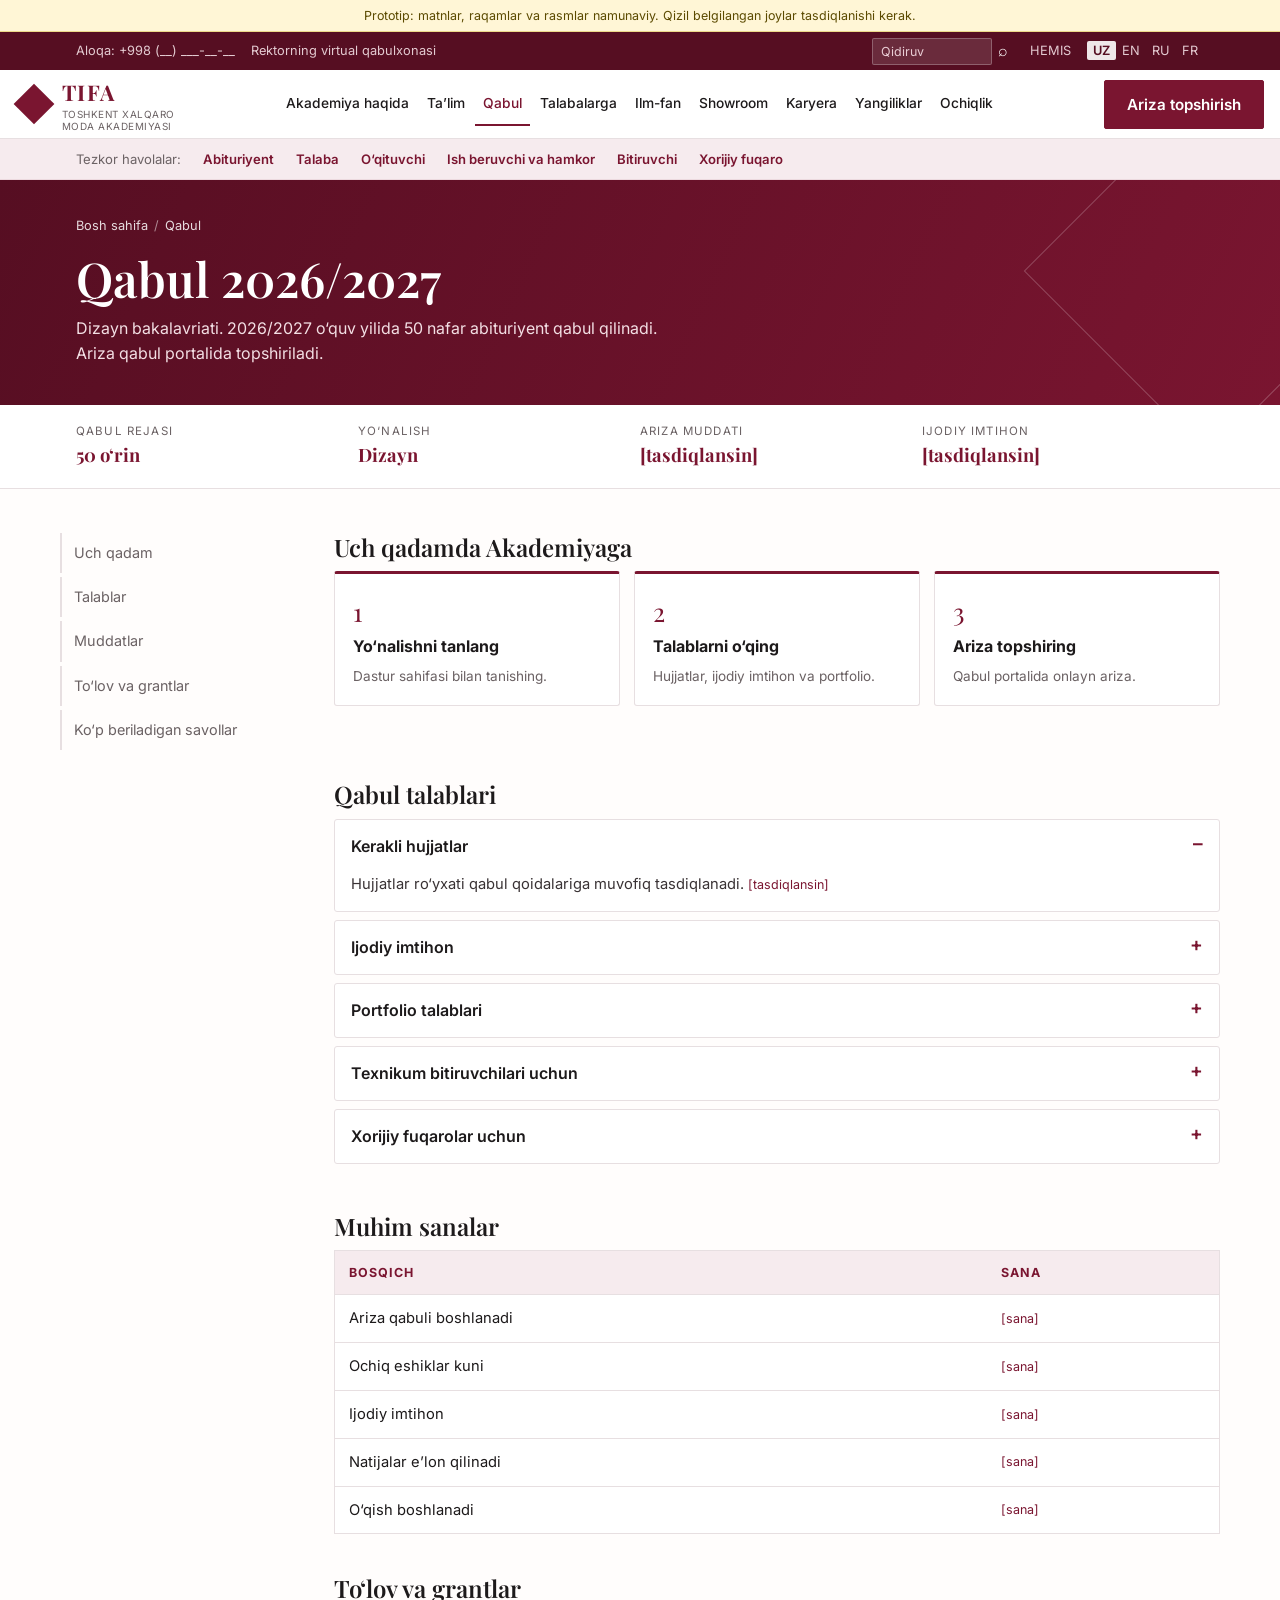
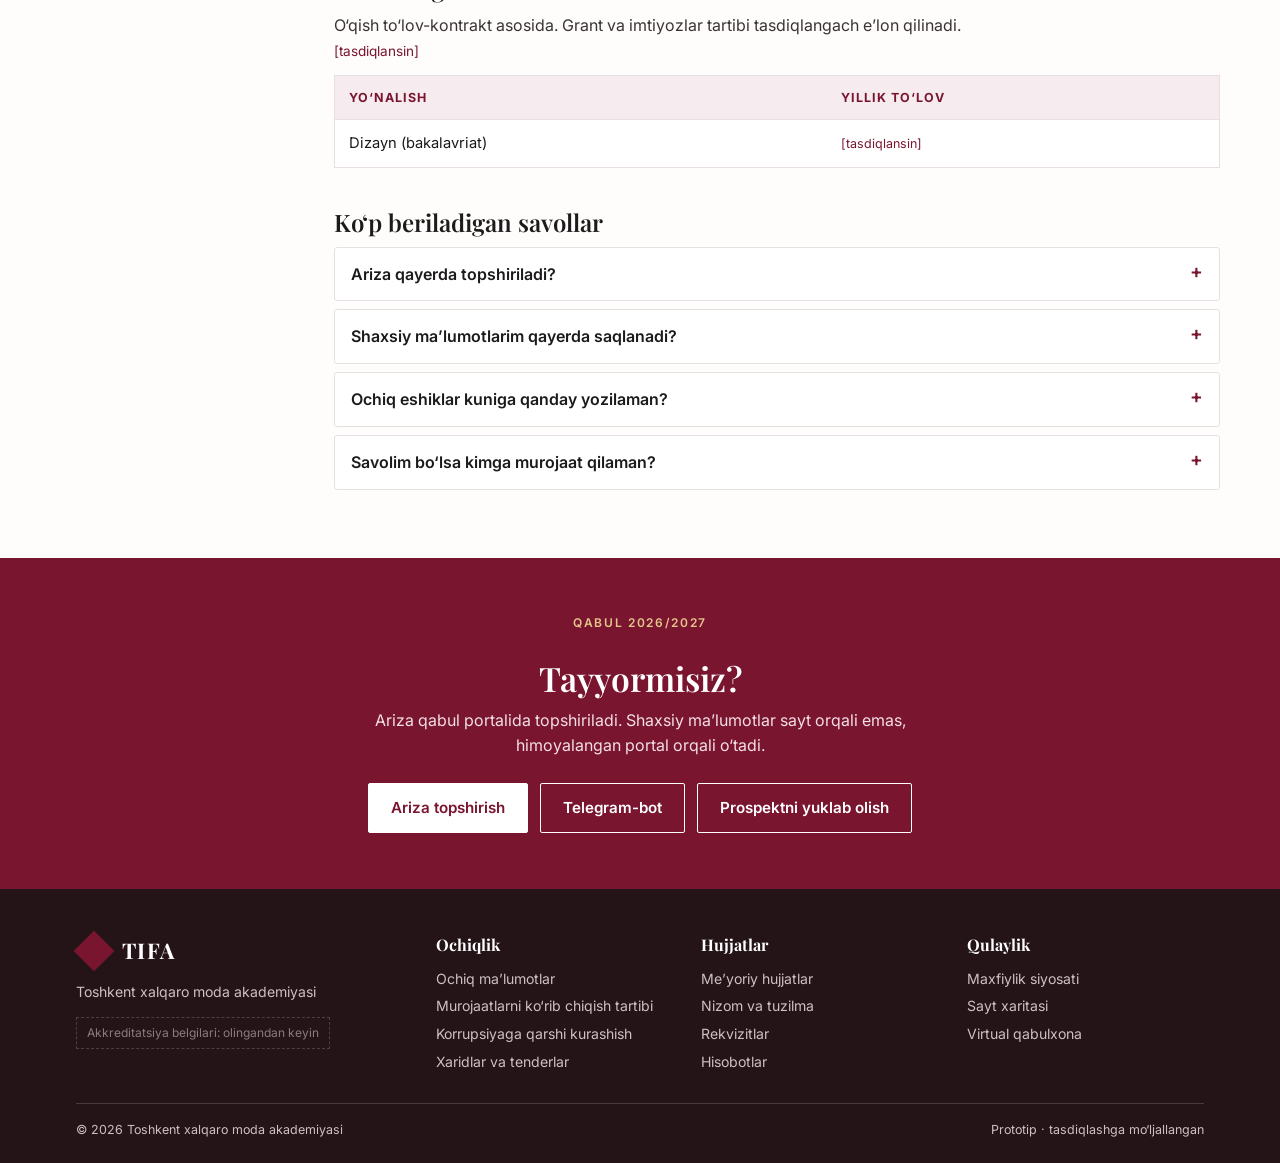
<file: qabul.html>
<!doctype html>
<html lang="uz">
<head>
<meta charset="utf-8">
<meta name="viewport" content="width=device-width, initial-scale=1">
<title>Qabul 2026/2027 — TIFA (prototip)</title>
<link rel="preconnect" href="https://fonts.googleapis.com">
<link rel="preconnect" href="https://fonts.gstatic.com" crossorigin>
<link href="https://fonts.googleapis.com/css2?family=Playfair+Display:wght@500;600;700&family=Inter:wght@400;500;600&display=swap" rel="stylesheet">
<link rel="stylesheet" href="assets/style.css">
</head>
<body data-page="qabul">
<div id="site-top"></div>

<div class="pagehead">
  <div class="wrap">
    <div class="crumbs"><a href="index.html">Bosh sahifa</a><span>/</span>Qabul</div>
    <h1>Qabul 2026/2027</h1>
    <p>Dizayn bakalavriati. 2026/2027 o‘quv yilida 50 nafar abituriyent qabul qilinadi. Ariza qabul portalida topshiriladi.</p>
  </div>
</div>

<div class="metabar">
  <div class="wrap">
    <div class="m"><small>Qabul rejasi</small><b id="q-seats">50 o‘rin</b></div>
    <div class="m"><small>Yo‘nalish</small><b>Dizayn</b></div>
    <div class="m"><small>Ariza muddati</small><b data-cms-date="applicationsOpen" class="ph">[tasdiqlansin]</b></div>
    <div class="m"><small>Ijodiy imtihon</small><b data-cms-date="creativeExam" class="ph">[tasdiqlansin]</b></div>
  </div>
</div>

<main data-cms="admission">
<div class="wrap layout">
  <aside class="side" aria-label="Sahifa bo‘limlari">
    <a href="#qadamlar">Uch qadam</a>
    <a href="#talablar">Talablar</a>
    <a href="#muddatlar">Muddatlar</a>
    <a href="#narx">To‘lov va grantlar</a>
    <a href="#savol">Ko‘p beriladigan savollar</a>
  </aside>

  <div>
    <section class="block" id="qadamlar" style="padding:0 0 40px">
      <h2>Uch qadamda Akademiyaga</h2>
      <div class="stepsrow">
        <div class="s"><i>1</i><b>Yo‘nalishni tanlang</b><span>Dastur sahifasi bilan tanishing.</span></div>
        <div class="s"><i>2</i><b>Talablarni o‘qing</b><span>Hujjatlar, ijodiy imtihon va portfolio.</span></div>
        <div class="s"><i>3</i><b>Ariza topshiring</b><span>Qabul portalida onlayn ariza.</span></div>
      </div>
    </section>

    <section class="block" id="talablar">
      <h2>Qabul talablari</h2>
      <details open>
        <summary>Kerakli hujjatlar</summary>
        <div class="in">Hujjatlar ro‘yxati qabul qoidalariga muvofiq tasdiqlanadi. <span class="ph">[tasdiqlansin]</span></div>
      </details>
      <details>
        <summary>Ijodiy imtihon</summary>
        <div class="in">Imtihon shakli, topshiriqlar va baholash mezonlari bu yerda e’lon qilinadi. <span class="ph">[tasdiqlansin]</span></div>
      </details>
      <details>
        <summary>Portfolio talablari</summary>
        <div class="in">Ishlar soni, format va topshirish tartibi bu yerda ko‘rsatiladi. <span class="ph">[tasdiqlansin]</span></div>
      </details>
      <details>
        <summary>Texnikum bitiruvchilari uchun</summary>
        <div class="in">Texnikum bitiruvchilari GPA asosida qabul qilinadi. Tartib tasdiqlangach to‘ldiriladi.</div>
      </details>
      <details>
        <summary>Xorijiy fuqarolar uchun</summary>
        <div class="in">Qabul, viza, ro‘yxatdan o‘tish va turar joy bo‘yicha ma’lumot. Sahifa inglizcha va fransuzcha tayyorlanadi.</div>
      </details>
    </section>

    <section class="block" id="muddatlar">
      <h2>Muhim sanalar</h2>
      <div class="tablewrap">
      <table class="t">
        <thead><tr><th>Bosqich</th><th>Sana</th></tr></thead>
        <tbody>
          <tr><td>Ariza qabuli boshlanadi</td><td class="ph" data-cms-date="applicationsOpen">[sana]</td></tr>
          <tr><td>Ochiq eshiklar kuni</td><td class="ph" data-cms-date="openDay">[sana]</td></tr>
          <tr><td>Ijodiy imtihon</td><td class="ph" data-cms-date="creativeExam">[sana]</td></tr>
          <tr><td>Natijalar e’lon qilinadi</td><td class="ph" data-cms-date="results">[sana]</td></tr>
          <tr><td>O‘qish boshlanadi</td><td class="ph" data-cms-date="classesBegin">[sana]</td></tr>
        </tbody>
      </table>
      </div>
    </section>

    <section class="block" id="narx">
      <h2>To‘lov va grantlar</h2>
      <p>O‘qish to‘lov-kontrakt asosida. Grant va imtiyozlar tartibi tasdiqlangach e’lon qilinadi. <span class="ph">[tasdiqlansin]</span></p>
      <div class="tablewrap">
      <table class="t">
        <thead><tr><th>Yo‘nalish</th><th>Yillik to‘lov</th></tr></thead>
        <tbody id="fees"><tr><td>Dizayn (bakalavriat)</td><td class="ph">[tasdiqlansin]</td></tr></tbody>
      </table>
      </div>
    </section>

    <section class="block" id="savol">
      <h2>Ko‘p beriladigan savollar</h2>
      <details>
        <summary>Ariza qayerda topshiriladi?</summary>
        <div class="in">Ariza qabul portalida topshiriladi. “Ariza topshirish” tugmasi sizni portalga o‘tkazadi.</div>
      </details>
      <details>
        <summary>Shaxsiy ma’lumotlarim qayerda saqlanadi?</summary>
        <div class="in">Shaxsiy ma’lumotlar sayt orqali emas, himoyalangan qabul portali orqali o‘tadi.</div>
      </details>
      <details>
        <summary>Ochiq eshiklar kuniga qanday yozilaman?</summary>
        <div class="in">Sana e’lon qilingach, ro‘yxatdan o‘tish shakli shu yerda paydo bo‘ladi.</div>
      </details>
      <details>
        <summary>Savolim bo‘lsa kimga murojaat qilaman?</summary>
        <div class="in">Telegram-botga yozing yoki qabul komissiyasiga qo‘ng‘iroq qiling.</div>
      </details>
    </section>
  </div>
</div>
</main>

<section class="cta" id="ariza">
  <div class="wrap">
    <p class="eyebrow" style="color:#e3c58b">Qabul 2026/2027</p>
    <h2>Tayyormisiz?</h2>
    <p>Ariza qabul portalida topshiriladi. Shaxsiy ma’lumotlar sayt orqali emas, himoyalangan portal orqali o‘tadi.</p>
    <div class="actions">
      <a class="btn btn-primary" style="background:#fff;color:var(--bordo);border-color:#fff" href="ariza.html">Ariza topshirish</a>
      <a class="btn btn-light" href="#" data-cms-link="telegram">Telegram-bot</a>
      <a class="btn btn-light" href="#">Prospektni yuklab olish</a>
    </div>
  </div>
</section>

<div id="site-foot"></div>
<script>window.PAGE_TITLE={uz:"Qabul 2026/2027 — TIFA (prototip)",en:"Admissions 2026/2027 — TIFA (prototype)",ru:"Приём 2026/2027 — TIFA (прототип)",fr:"Admissions 2026/2027 — TIFA (prototype)"};</script>
<script src="assets/i18n.js"></script><script src="assets/i18n-pages.js"></script><script src="assets/site.js"></script><script src="assets/cms.js"></script>
</body>
</html>
</file>
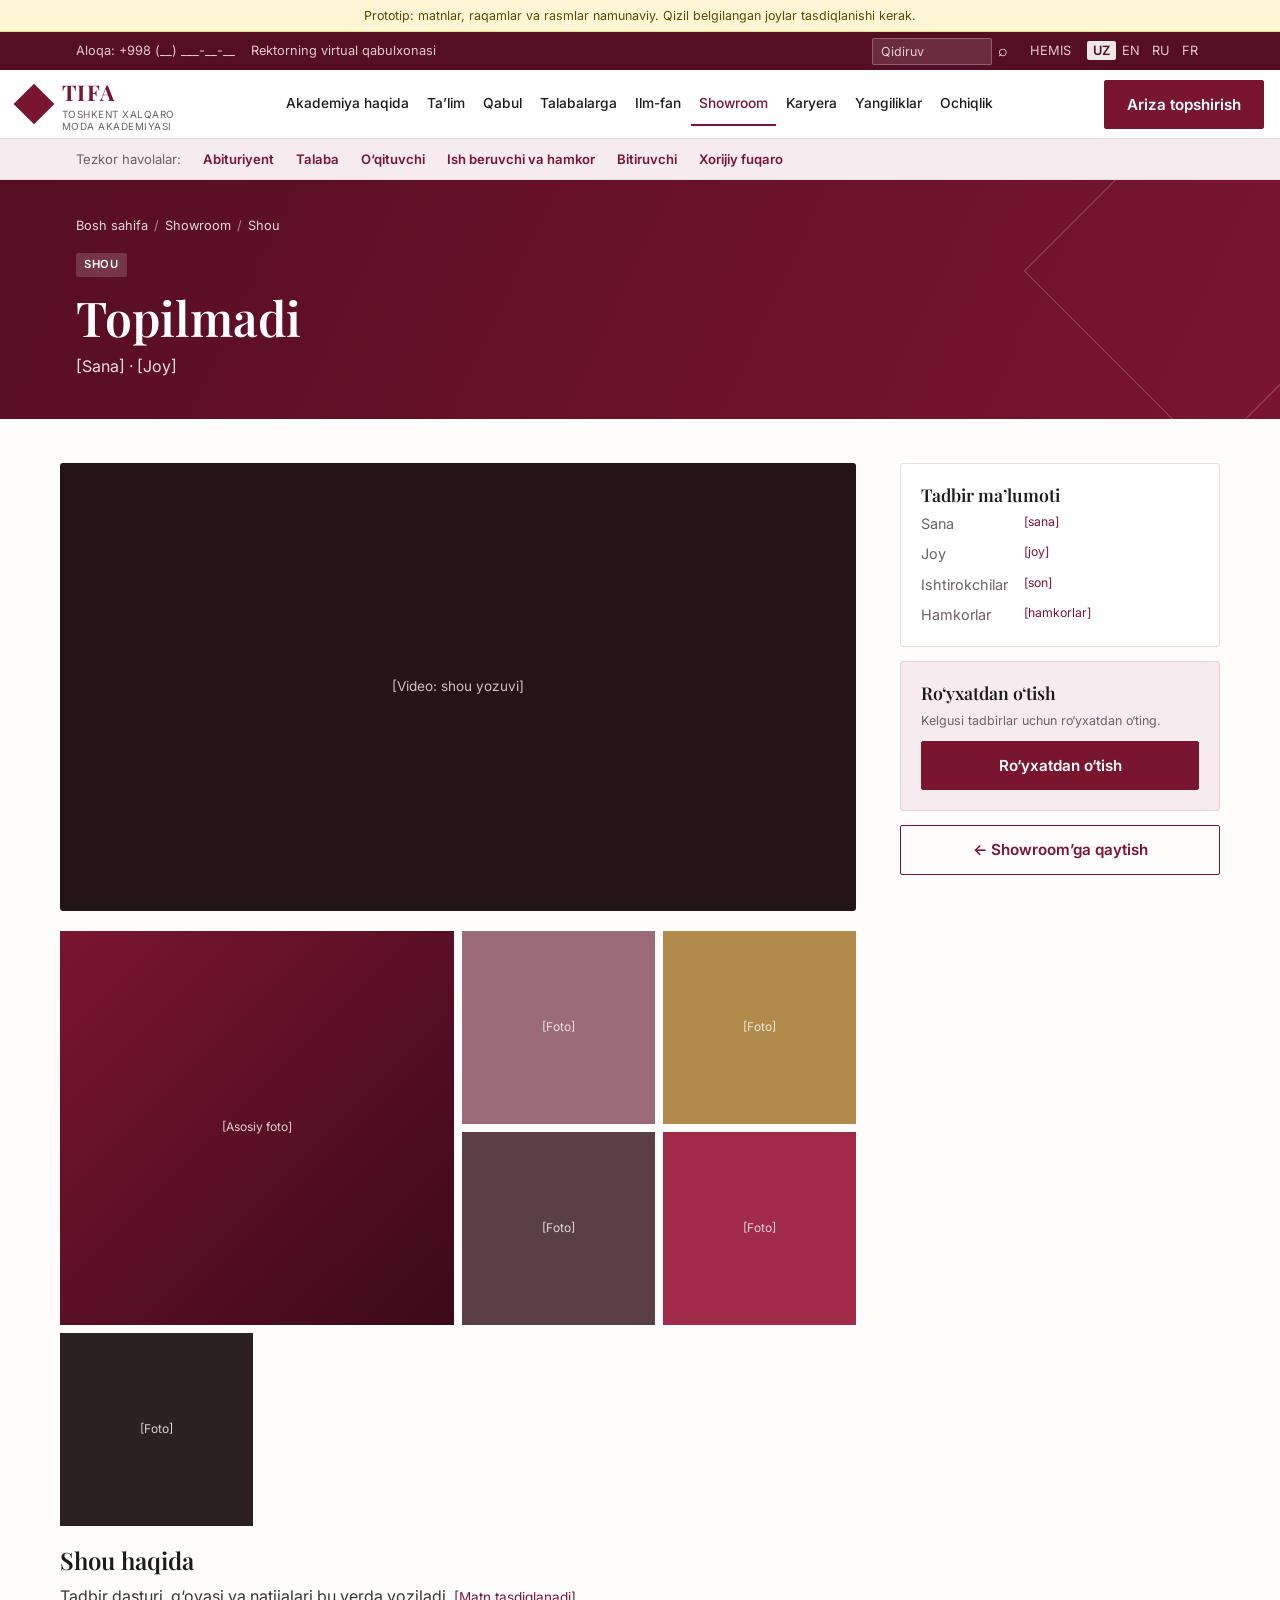
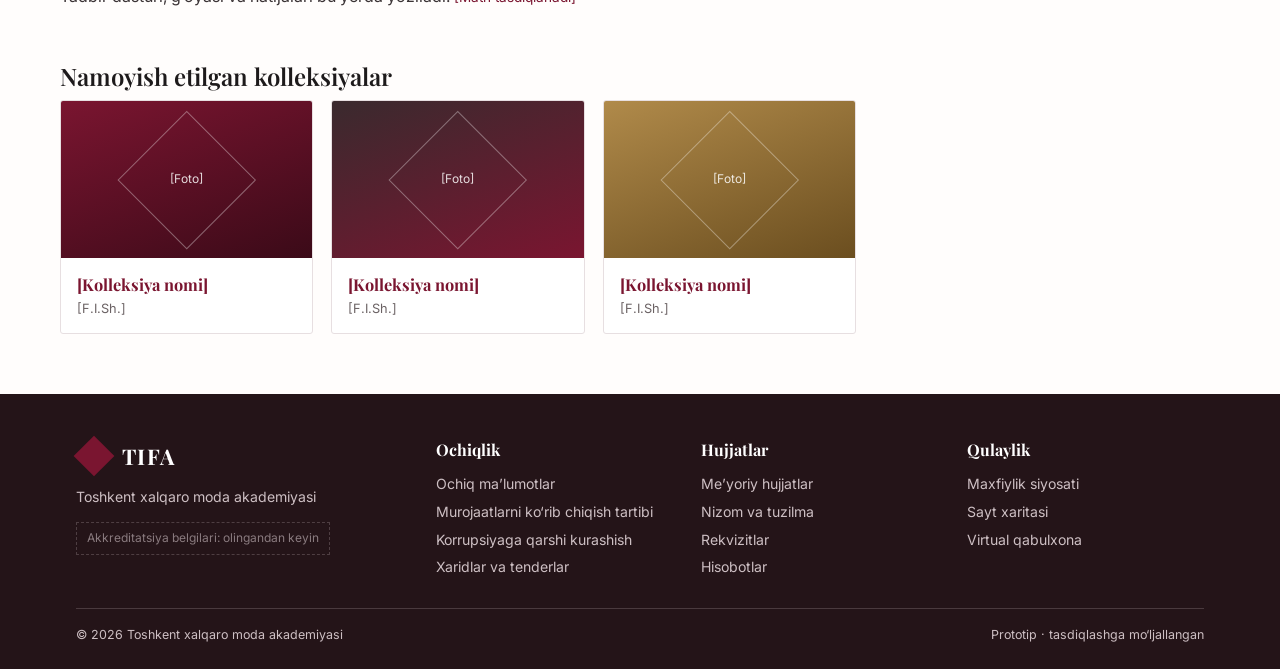
<file: shou.html>
<!doctype html>
<html lang="uz">
<head>
<meta charset="utf-8">
<meta name="viewport" content="width=device-width, initial-scale=1">
<title>Shou — TIFA (prototip)</title>
<link rel="preconnect" href="https://fonts.googleapis.com">
<link rel="preconnect" href="https://fonts.gstatic.com" crossorigin>
<link href="https://fonts.googleapis.com/css2?family=Playfair+Display:wght@500;600;700&family=Inter:wght@400;500;600&display=swap" rel="stylesheet">
<link rel="stylesheet" href="assets/style.css">
</head>
<body data-page="showroom">
<div id="site-top"></div>

<!-- SHABLON: shou / tadbir sahifasi -->
<div class="pagehead">
  <div class="wrap">
    <div class="crumbs"><a href="index.html">Bosh sahifa</a><span>/</span><a href="showroom.html">Showroom</a><span>/</span>Shou</div>
    <span class="tag">Shou</span>
    <h1 id="s-title">[Shou nomi]</h1>
    <p id="s-sub">[Sana] · [Joy]</p>
  </div>
</div>

<main data-cms="show-item">
<div class="wrap layout two">
  <div>
    <div class="video">[Video: shou yozuvi]</div>
    <div class="mosaic" aria-label="Foto galereya">
      <div>[Asosiy foto]</div><div>[Foto]</div><div>[Foto]</div><div>[Foto]</div><div>[Foto]</div><div>[Foto]</div>
    </div>

    <section class="block">
      <h2>Shou haqida</h2>
      <div id="s-body"><p>Tadbir dasturi, g‘oyasi va natijalari bu yerda yoziladi. <span class="ph">[Matn tasdiqlanadi]</span></p></div>
    </section>

    <section class="block" id="s-collections">
      <h2>Namoyish etilgan kolleksiyalar</h2>
      <div class="gal" style="grid-template-columns:repeat(auto-fill,minmax(200px,1fr))">
        <a class="card c1" href="kolleksiya.html"><div class="img"><span>[Foto]</span></div><div class="cap"><b class="ph">[Kolleksiya nomi]</b><small>[F.I.Sh.]</small></div></a>
        <a class="card c2" href="kolleksiya.html"><div class="img"><span>[Foto]</span></div><div class="cap"><b class="ph">[Kolleksiya nomi]</b><small>[F.I.Sh.]</small></div></a>
        <a class="card c3" href="kolleksiya.html"><div class="img"><span>[Foto]</span></div><div class="cap"><b class="ph">[Kolleksiya nomi]</b><small>[F.I.Sh.]</small></div></a>
      </div>
    </section>
  </div>

  <aside class="stack">
    <div class="box">
      <h3>Tadbir ma’lumoti</h3>
      <dl class="spec">
        <dt>Sana</dt><dd id="s-date" class="ph">[sana]</dd>
        <dt>Joy</dt><dd id="s-venue" class="ph">[joy]</dd>
        <dt>Ishtirokchilar</dt><dd class="ph">[son]</dd>
        <dt>Hamkorlar</dt><dd class="ph">[hamkorlar]</dd>
      </dl>
    </div>
    <div class="box accent">
      <h3>Ro‘yxatdan o‘tish</h3>
      <p class="note">Kelgusi tadbirlar uchun ro‘yxatdan o‘ting.</p>
      <a class="btn btn-primary" href="#">Ro‘yxatdan o‘tish</a>
    </div>
    <a class="btn btn-ghost" style="text-align:center" href="showroom.html">← Showroom’ga qaytish</a>
  </aside>
</div>
</main>

<div id="site-foot"></div>
<script>window.PAGE_TITLE={uz:"Shou — TIFA (prototip)",en:"Show — TIFA (prototype)",ru:"Показ — TIFA (прототип)",fr:"Défilé — TIFA (prototype)"};</script>
<script src="assets/i18n.js"></script><script src="assets/i18n-pages.js"></script><script src="assets/site.js"></script><script src="assets/cms.js"></script>
</body>
</html>
</file>
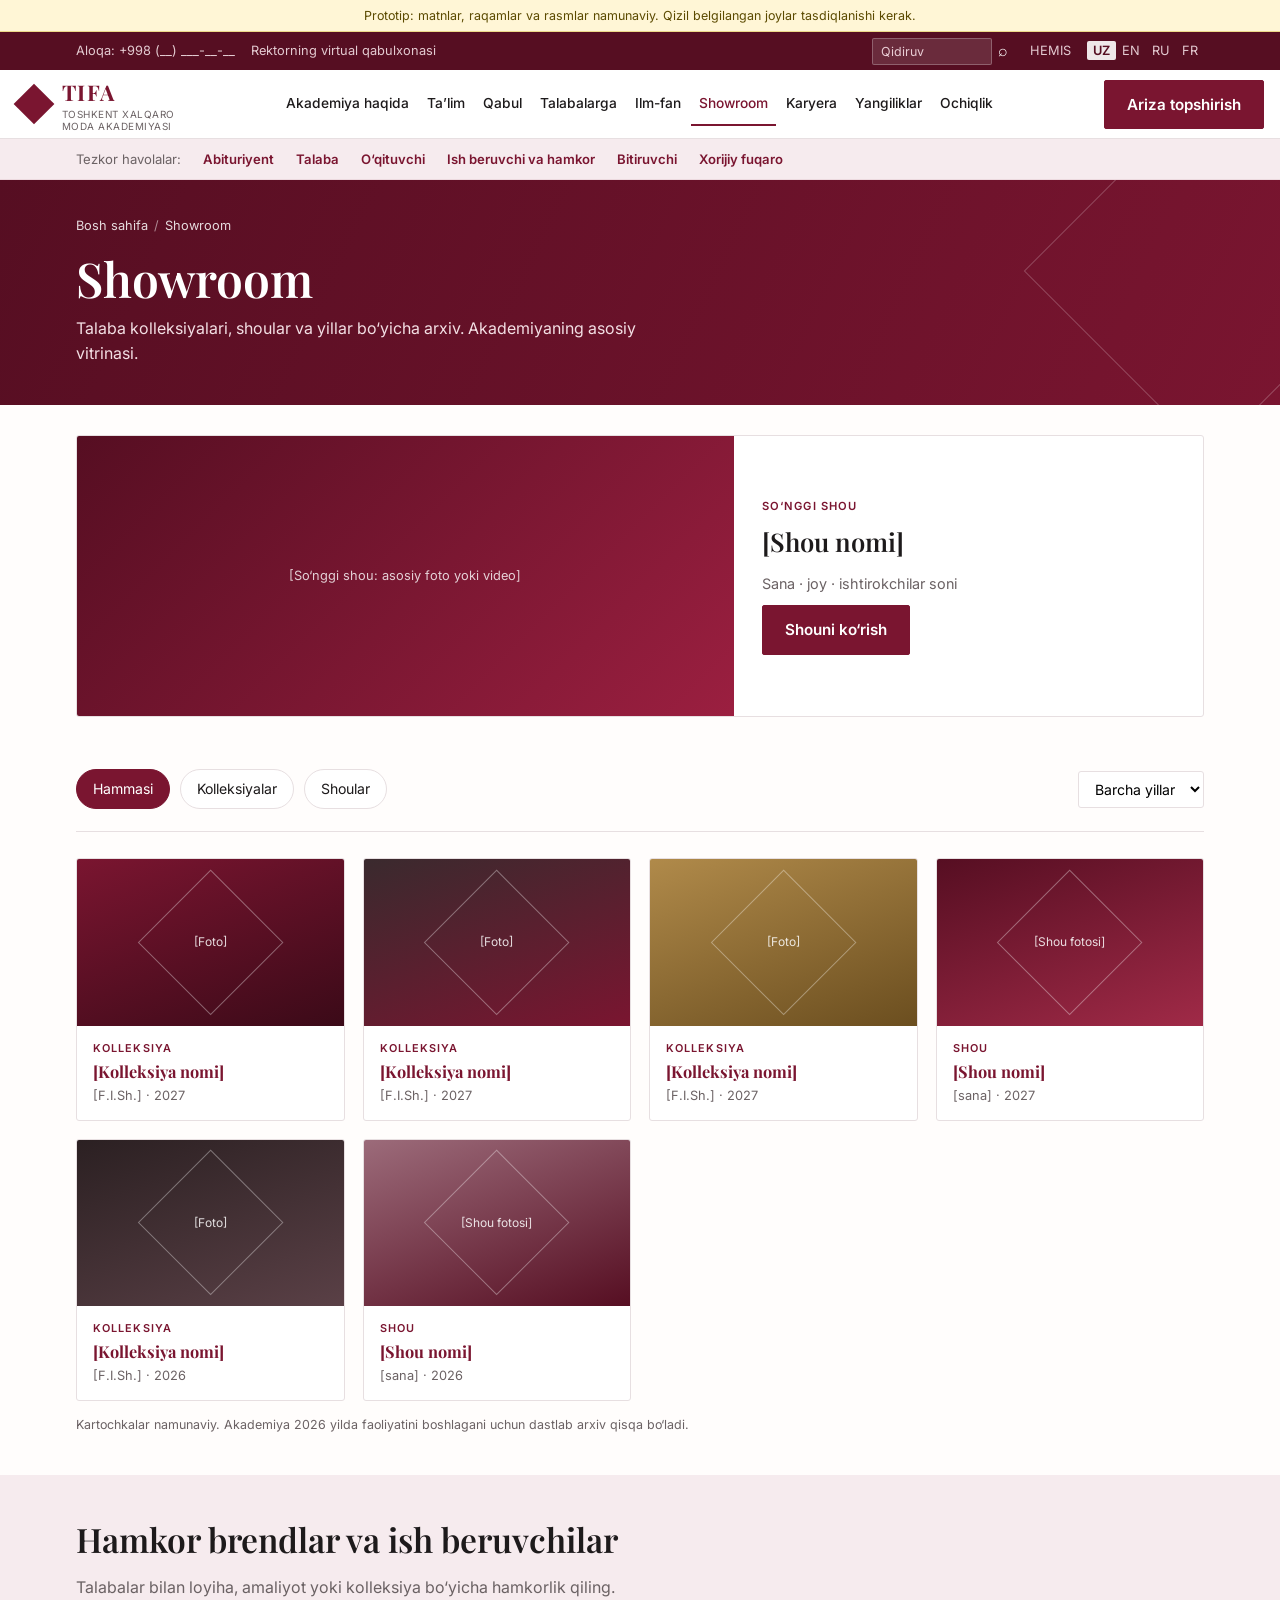
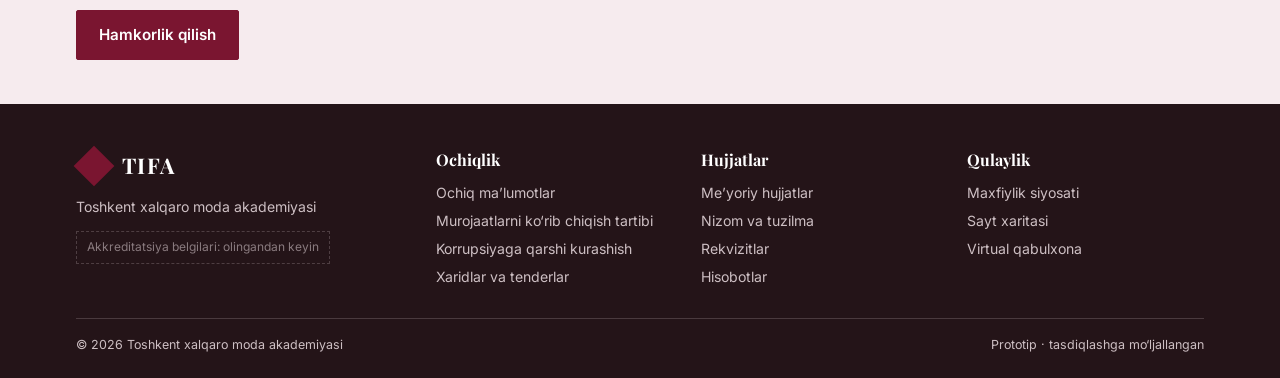
<file: showroom.html>
<!doctype html>
<html lang="uz">
<head>
<meta charset="utf-8">
<meta name="viewport" content="width=device-width, initial-scale=1">
<title>Showroom — TIFA (prototip)</title>
<link rel="preconnect" href="https://fonts.googleapis.com">
<link rel="preconnect" href="https://fonts.gstatic.com" crossorigin>
<link href="https://fonts.googleapis.com/css2?family=Playfair+Display:wght@500;600;700&family=Inter:wght@400;500;600&display=swap" rel="stylesheet">
<link rel="stylesheet" href="assets/style.css">
</head>
<body data-page="showroom">
<div id="site-top"></div>

<div class="pagehead">
  <div class="wrap">
    <div class="crumbs"><a href="index.html">Bosh sahifa</a><span>/</span>Showroom</div>
    <h1>Showroom</h1>
    <p>Talaba kolleksiyalari, shoular va yillar bo‘yicha arxiv. Akademiyaning asosiy vitrinasi.</p>
  </div>
</div>

<main data-cms="showroom">
<div class="wrap">

  <div class="feature">
    <div class="img"><span>[So‘nggi shou: asosiy foto yoki video]</span></div>
    <div class="txt">
      <span class="kind" style="font-size:.7rem;letter-spacing:.1em;text-transform:uppercase;color:var(--bordo);font-weight:600">So‘nggi shou</span>
      <h2 style="font-size:1.6rem">[Shou nomi]</h2>
      <p class="note" style="font-size:.9rem">Sana · joy · ishtirokchilar soni</p>
      <div><a class="btn btn-primary" href="shou.html">Shouni ko‘rish</a></div>
    </div>
  </div>

  <div class="filters" role="toolbar" aria-label="Filtr">
    <button class="pill on" data-type="all">Hammasi</button>
    <button class="pill" data-type="collection">Kolleksiyalar</button>
    <button class="pill" data-type="show">Shoular</button>
    <select id="year" aria-label="Yil">
      <option value="all">Barcha yillar</option>
      <option value="2028">2028</option>
      <option value="2027">2027</option>
      <option value="2026">2026</option>
    </select>
  </div>

  <div class="gal" id="gal">
    <a class="card c1" data-type="collection" data-year="2027" href="kolleksiya.html"><div class="img"><span>[Foto]</span></div><div class="cap"><span class="kind">Kolleksiya</span><b class="ph">[Kolleksiya nomi]</b><small>[F.I.Sh.] · 2027</small></div></a>
    <a class="card c2" data-type="collection" data-year="2027" href="kolleksiya.html"><div class="img"><span>[Foto]</span></div><div class="cap"><span class="kind">Kolleksiya</span><b class="ph">[Kolleksiya nomi]</b><small>[F.I.Sh.] · 2027</small></div></a>
    <a class="card c3" data-type="collection" data-year="2027" href="kolleksiya.html"><div class="img"><span>[Foto]</span></div><div class="cap"><span class="kind">Kolleksiya</span><b class="ph">[Kolleksiya nomi]</b><small>[F.I.Sh.] · 2027</small></div></a>
    <a class="card c4 show" data-type="show" data-year="2027" href="shou.html"><div class="img"><span>[Shou fotosi]</span></div><div class="cap"><span class="kind">Shou</span><b class="ph">[Shou nomi]</b><small>[sana] · 2027</small></div></a>
    <a class="card c5" data-type="collection" data-year="2026" href="kolleksiya.html"><div class="img"><span>[Foto]</span></div><div class="cap"><span class="kind">Kolleksiya</span><b class="ph">[Kolleksiya nomi]</b><small>[F.I.Sh.] · 2026</small></div></a>
    <a class="card c6 show" data-type="show" data-year="2026" href="shou.html"><div class="img"><span>[Shou fotosi]</span></div><div class="cap"><span class="kind">Shou</span><b class="ph">[Shou nomi]</b><small>[sana] · 2026</small></div></a>
  </div>
  <div class="empty" id="empty">Bu tanlov bo‘yicha materiallar hali yo‘q.</div>
  <p class="note" style="margin:14px 0 40px">Kartochkalar namunaviy. Akademiya 2026 yilda faoliyatini boshlagani uchun dastlab arxiv qisqa bo‘ladi.</p>
</div>

<section style="background:var(--bordo-soft);padding:44px 0">
  <div class="wrap" style="display:grid;gap:10px;justify-items:start">
    <h2>Hamkor brendlar va ish beruvchilar</h2>
    <p class="lead">Talabalar bilan loyiha, amaliyot yoki kolleksiya bo‘yicha hamkorlik qiling.</p>
    <a class="btn btn-primary" href="#">Hamkorlik qilish</a>
  </div>
</section>
</main>

<div id="site-foot"></div>
<script>window.PAGE_TITLE={uz:"Showroom — TIFA (prototip)",en:"Showroom — TIFA (prototype)",ru:"Showroom — TIFA (прототип)",fr:"Showroom — TIFA (prototype)"};</script>
<script src="assets/i18n.js"></script><script src="assets/i18n-pages.js"></script><script src="assets/site.js"></script><script src="assets/cms.js"></script>
</body>
</html>
</file>
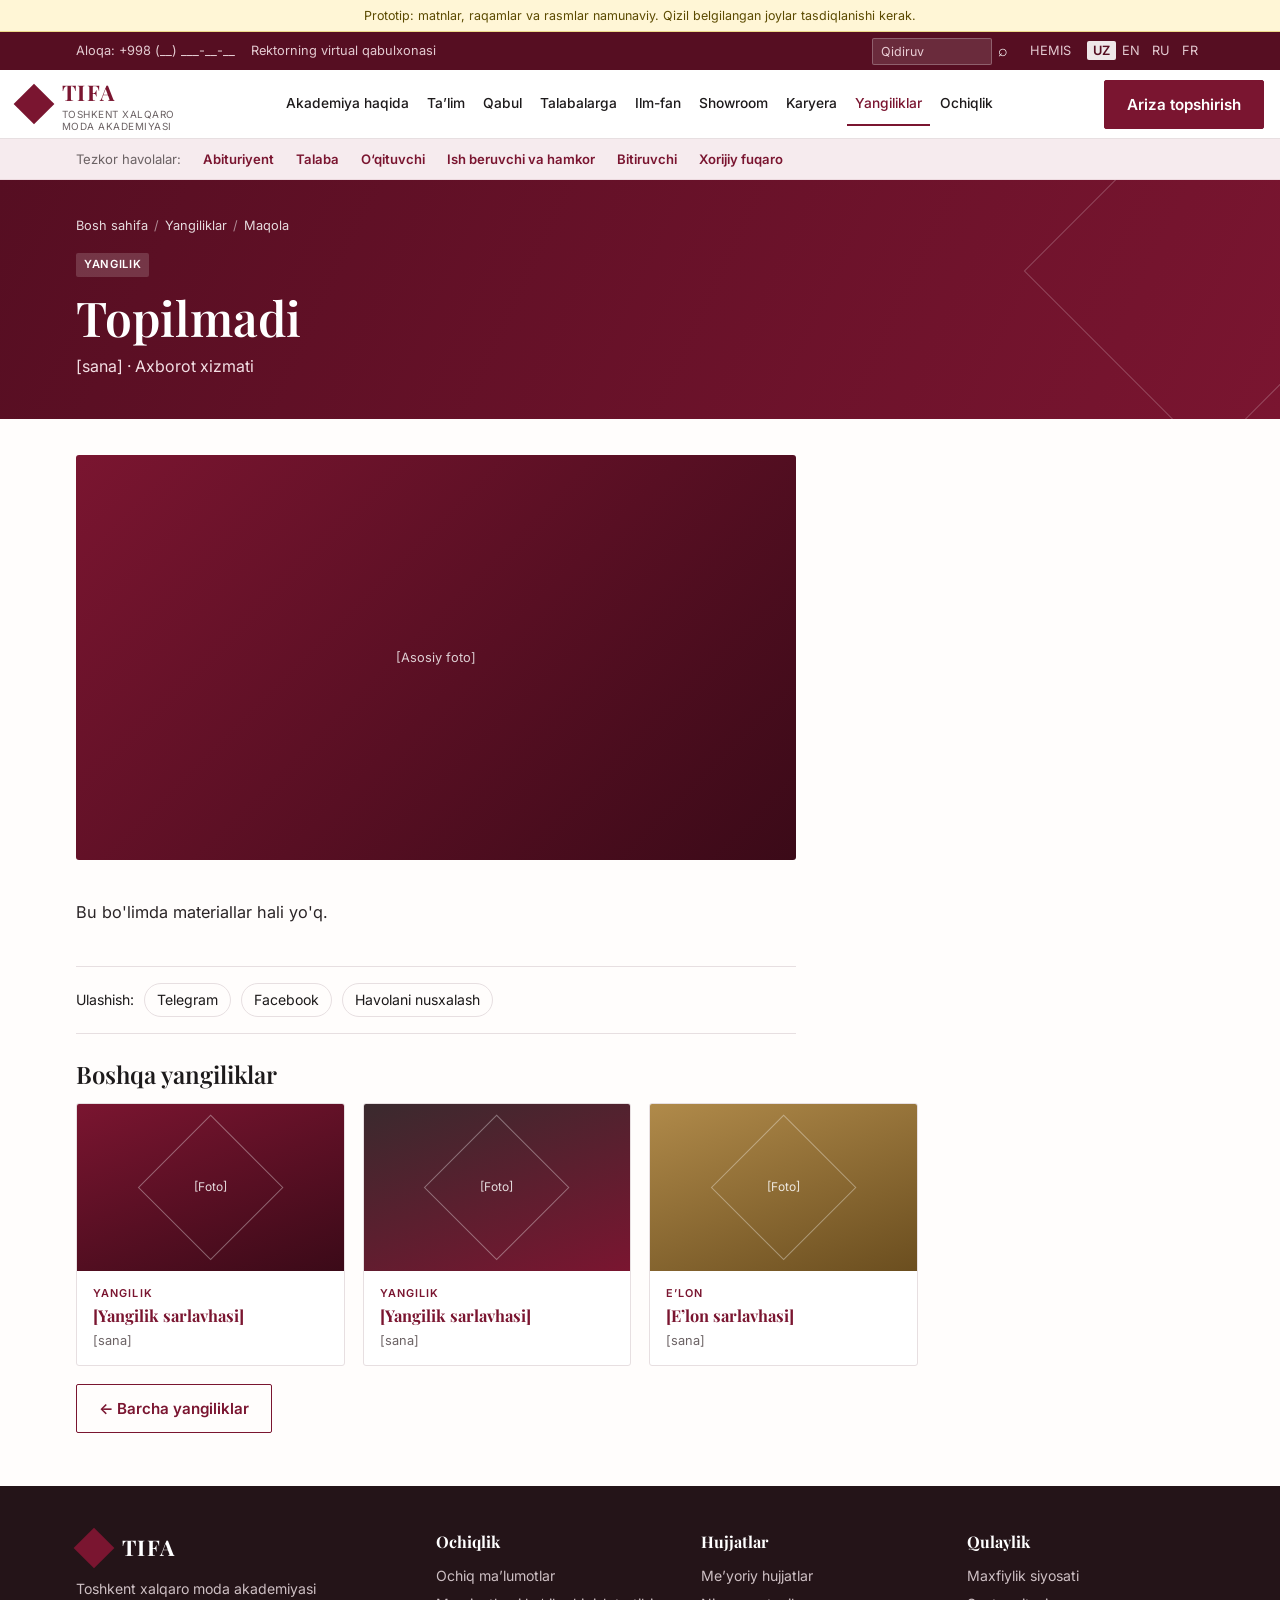
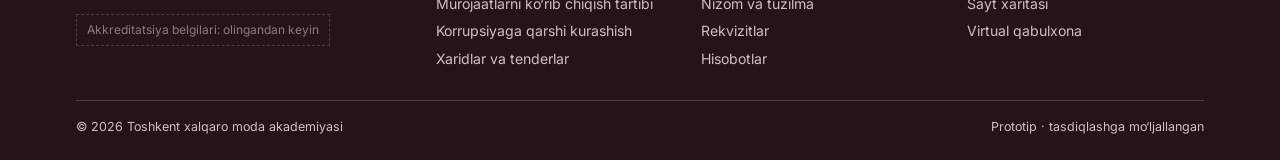
<file: yangilik.html>
<!doctype html>
<html lang="uz">
<head>
<meta charset="utf-8">
<meta name="viewport" content="width=device-width, initial-scale=1">
<title>Yangilik — TIFA (prototip)</title>
<link rel="preconnect" href="https://fonts.googleapis.com">
<link rel="preconnect" href="https://fonts.gstatic.com" crossorigin>
<link href="https://fonts.googleapis.com/css2?family=Playfair+Display:wght@500;600;700&family=Inter:wght@400;500;600&display=swap" rel="stylesheet">
<link rel="stylesheet" href="assets/style.css">
</head>
<body data-page="yangilik">
<div id="site-top"></div>

<!-- SHABLON: yangilik / maqola sahifasi -->
<div class="pagehead">
  <div class="wrap">
    <div class="crumbs"><a href="index.html">Bosh sahifa</a><span>/</span><a href="yangiliklar.html">Yangiliklar</a><span>/</span>Maqola</div>
    <span class="tag" id="a-tag">Yangilik</span>
    <h1 id="a-title">[Yangilik sarlavhasi]</h1>
    <p id="a-date">[sana] · Axborot xizmati</p>
  </div>
</div>

<main data-cms="article">
<div class="wrap" style="padding-top:36px">
  <article class="article">
    <div class="hero-img" id="a-hero">[Asosiy foto]</div>
    <div id="a-body">
    <p>[Birinchi xatboshi: yangilikning asosiy mazmuni 1–2 jumlada.]</p>
    <p>[Ikkinchi xatboshi: tafsilotlar, sana, joy, ishtirokchilar.]</p>
    <blockquote>[Iqtibos: rahbar yoki ishtirokchi so‘zlari]</blockquote>
    <p>[Uchinchi xatboshi: natijalar va keyingi qadamlar.]</p>
    </div>

    <div class="share">
      <span>Ulashish:</span>
      <a href="#">Telegram</a><a href="#">Facebook</a><a href="#">Havolani nusxalash</a>
    </div>
  </article>

  <section class="block">
    <h2>Boshqa yangiliklar</h2>
    <div class="gal" id="a-related" style="grid-template-columns:repeat(auto-fill,minmax(230px,1fr));margin-top:14px">
      <a class="card c1" href="yangilik.html"><div class="img"><span>[Foto]</span></div><div class="cap"><span class="kind">Yangilik</span><b class="ph">[Yangilik sarlavhasi]</b><small class="date">[sana]</small></div></a>
      <a class="card c2" href="yangilik.html"><div class="img"><span>[Foto]</span></div><div class="cap"><span class="kind">Yangilik</span><b class="ph">[Yangilik sarlavhasi]</b><small class="date">[sana]</small></div></a>
      <a class="card c3" href="yangilik.html"><div class="img"><span>[Foto]</span></div><div class="cap"><span class="kind">E’lon</span><b class="ph">[E’lon sarlavhasi]</b><small class="date">[sana]</small></div></a>
    </div>
    <p style="margin-top:18px"><a class="btn btn-ghost" href="yangiliklar.html">← Barcha yangiliklar</a></p>
  </section>
</div>
</main>

<div id="site-foot"></div>
<script>window.PAGE_TITLE={uz:"Yangilik — TIFA (prototip)",en:"News article — TIFA (prototype)",ru:"Новость — TIFA (прототип)",fr:"Actualité — TIFA (prototype)"};</script>
<script src="assets/i18n.js"></script><script src="assets/i18n-pages.js"></script><script src="assets/site.js"></script><script src="assets/cms.js"></script>
</body>
</html>
</file>
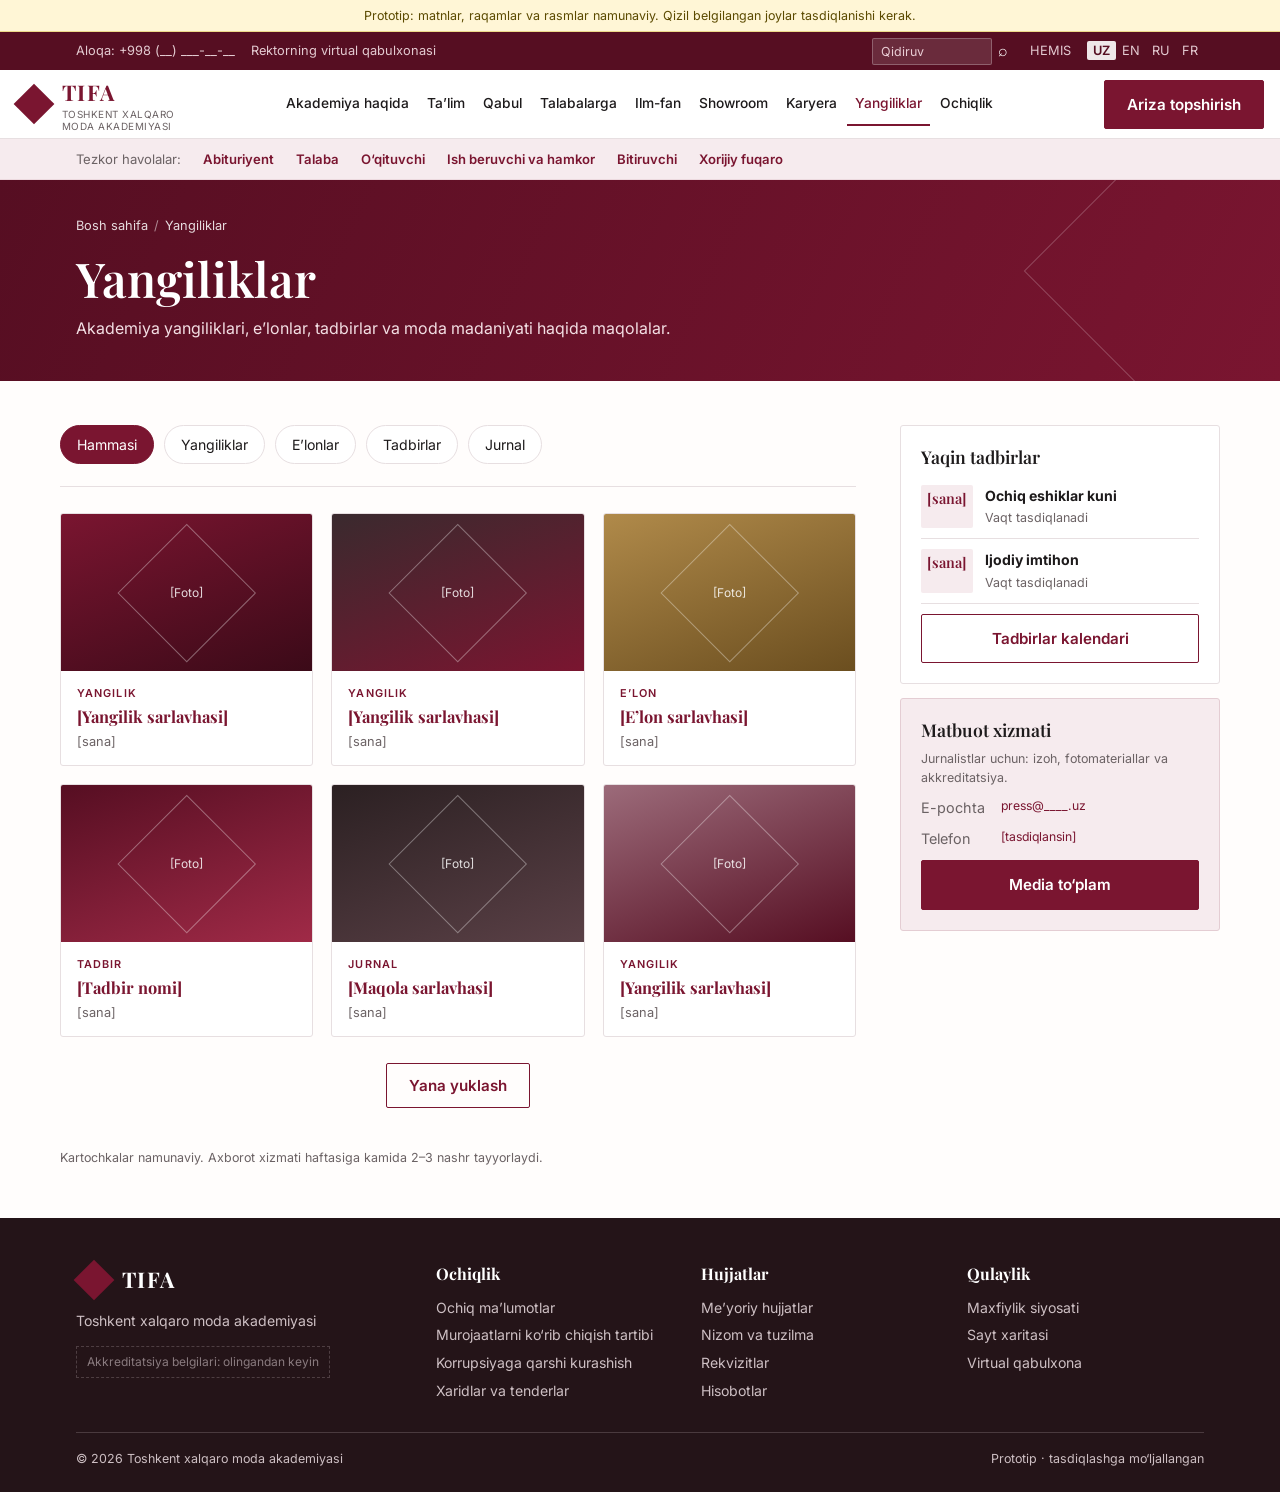
<file: yangiliklar.html>
<!doctype html>
<html lang="uz">
<head>
<meta charset="utf-8">
<meta name="viewport" content="width=device-width, initial-scale=1">
<title>Yangiliklar — TIFA (prototip)</title>
<link rel="preconnect" href="https://fonts.googleapis.com">
<link rel="preconnect" href="https://fonts.gstatic.com" crossorigin>
<link href="https://fonts.googleapis.com/css2?family=Playfair+Display:wght@500;600;700&family=Inter:wght@400;500;600&display=swap" rel="stylesheet">
<link rel="stylesheet" href="assets/style.css">
</head>
<body data-page="yangilik">
<div id="site-top"></div>

<!-- SHABLON: yangiliklar ro'yxati -->
<div class="pagehead">
  <div class="wrap">
    <div class="crumbs"><a href="index.html">Bosh sahifa</a><span>/</span>Yangiliklar</div>
    <h1>Yangiliklar</h1>
    <p>Akademiya yangiliklari, e’lonlar, tadbirlar va moda madaniyati haqida maqolalar.</p>
  </div>
</div>

<main data-cms="news-list">
<div class="wrap layout two">
  <div>
    <div class="filters" style="padding-top:0" role="toolbar" aria-label="Filtr">
      <button class="pill on" data-type="all">Hammasi</button>
      <button class="pill" data-type="news">Yangiliklar</button>
      <button class="pill" data-type="notice">E’lonlar</button>
      <button class="pill" data-type="event">Tadbirlar</button>
      <button class="pill" data-type="journal">Jurnal</button>
    </div>

    <div class="gal" id="gal" style="grid-template-columns:repeat(auto-fill,minmax(230px,1fr))">
      <a class="card c1" data-type="news" href="yangilik.html"><div class="img"><span>[Foto]</span></div><div class="cap"><span class="kind">Yangilik</span><b class="ph">[Yangilik sarlavhasi]</b><small class="date">[sana]</small></div></a>
      <a class="card c2" data-type="news" href="yangilik.html"><div class="img"><span>[Foto]</span></div><div class="cap"><span class="kind">Yangilik</span><b class="ph">[Yangilik sarlavhasi]</b><small class="date">[sana]</small></div></a>
      <a class="card c3" data-type="notice" href="yangilik.html"><div class="img"><span>[Foto]</span></div><div class="cap"><span class="kind">E’lon</span><b class="ph">[E’lon sarlavhasi]</b><small class="date">[sana]</small></div></a>
      <a class="card c4" data-type="event" href="yangilik.html"><div class="img"><span>[Foto]</span></div><div class="cap"><span class="kind">Tadbir</span><b class="ph">[Tadbir nomi]</b><small class="date">[sana]</small></div></a>
      <a class="card c5" data-type="journal" href="yangilik.html"><div class="img"><span>[Foto]</span></div><div class="cap"><span class="kind">Jurnal</span><b class="ph">[Maqola sarlavhasi]</b><small class="date">[sana]</small></div></a>
      <a class="card c6" data-type="news" href="yangilik.html"><div class="img"><span>[Foto]</span></div><div class="cap"><span class="kind">Yangilik</span><b class="ph">[Yangilik sarlavhasi]</b><small class="date">[sana]</small></div></a>
    </div>
    <div class="empty" id="empty">Bu bo‘limda materiallar hali yo‘q.</div>
    <div class="more-row"><button class="btn btn-ghost" type="button">Yana yuklash</button></div>
    <p class="note" style="margin-bottom:30px">Kartochkalar namunaviy. Axborot xizmati haftasiga kamida 2–3 nashr tayyorlaydi.</p>
  </div>

  <aside class="stack">
    <div class="box" id="events">
      <h3>Yaqin tadbirlar</h3>
      <div class="evt"><div class="d">[sana]</div><div><b>Ochiq eshiklar kuni</b><br><span class="note">Vaqt tasdiqlanadi</span></div></div>
      <div class="evt"><div class="d">[sana]</div><div><b>Ijodiy imtihon</b><br><span class="note">Vaqt tasdiqlanadi</span></div></div>
      <a class="btn btn-ghost" href="#">Tadbirlar kalendari</a>
    </div>
    <div class="box accent">
      <h3>Matbuot xizmati</h3>
      <p class="note">Jurnalistlar uchun: izoh, fotomateriallar va akkreditatsiya.</p>
      <dl class="spec" style="margin-top:10px">
        <dt>E-pochta</dt><dd class="ph">press@____.uz</dd>
        <dt>Telefon</dt><dd class="ph">[tasdiqlansin]</dd>
      </dl>
      <a class="btn btn-primary" href="#">Media to‘plam</a>
    </div>
  </aside>
</div>
</main>

<div id="site-foot"></div>
<script>window.PAGE_TITLE={uz:"Yangiliklar — TIFA (prototip)",en:"News — TIFA (prototype)",ru:"Новости — TIFA (прототип)",fr:"Actualités — TIFA (prototype)"};</script>
<script src="assets/i18n.js"></script><script src="assets/i18n-pages.js"></script><script src="assets/site.js"></script><script src="assets/cms.js"></script>
</body>
</html>
</file>
<file: assets/style.css>
:root{
  --bordo:#7a1530; --bordo-dark:#560e22; --bordo-soft:#f6ebee;
  --ink:#1d1a1b; --muted:#6b6264; --line:#e7dfe1; --bg:#fffdfc; --card:#ffffff;
  --gold:#b08a4a;
  --serif:"Playfair Display",Georgia,"Times New Roman",serif;
  --sans:Inter,system-ui,-apple-system,"Segoe UI",Roboto,Arial,sans-serif;
}
*{box-sizing:border-box;margin:0;padding:0}
html{scroll-behavior:smooth}
body{font-family:var(--sans);color:var(--ink);background:var(--bg);line-height:1.55;-webkit-text-size-adjust:100%}
a{color:inherit;text-decoration:none}
img{max-width:100%;display:block}
.wrap{max-width:1160px;margin:0 auto;padding:0 16px}
h1,h2,h3{font-family:var(--serif);font-weight:600;line-height:1.2}
h2{font-size:clamp(1.5rem,4vw,2.1rem);margin-bottom:.4rem}
.lead{color:var(--muted);max-width:60ch}
section{padding:56px 0}
.eyebrow{font-size:.75rem;letter-spacing:.14em;text-transform:uppercase;color:var(--bordo);font-weight:600;margin-bottom:.6rem}
.btn{display:inline-block;padding:12px 22px;border-radius:2px;font-weight:600;font-size:.95rem;border:1.5px solid var(--bordo);transition:.2s;cursor:pointer;font-family:inherit}
.btn-primary{background:var(--bordo);color:#fff}
.btn-primary:hover{background:var(--bordo-dark);border-color:var(--bordo-dark)}
.btn-ghost{background:transparent;color:var(--bordo)}
.btn-ghost:hover{background:var(--bordo-soft)}
.btn-light{border-color:#fff;color:#fff}
.btn-light:hover{background:#fff;color:var(--bordo)}
:focus-visible{outline:3px solid var(--gold);outline-offset:2px}

/* 1. top bar + nav */
.topbar{background:var(--bordo-dark);color:#f3dfe4;font-size:.8rem}
.topbar .wrap{display:flex;justify-content:space-between;align-items:center;gap:12px;min-height:38px;flex-wrap:wrap}
.topbar a{opacity:.9}.topbar a:hover{opacity:1;text-decoration:underline}
.topbar .group{display:flex;gap:16px;align-items:center}
.lang a{padding:2px 6px;border-radius:2px}
.lang a.on{background:#fff;color:var(--bordo-dark);font-weight:600}
header.site{position:sticky;top:0;z-index:50;background:#fff;border-bottom:1px solid var(--line)}
header.site .wrap{display:flex;align-items:center;justify-content:space-between;min-height:68px;gap:16px}
.logo{display:flex;align-items:center;gap:10px}
.logo .mark{width:36px;height:36px;background:var(--bordo);transform:rotate(45deg) scale(.8);flex:none}
.logo b{font-family:var(--serif);font-size:1.35rem;letter-spacing:.06em;color:var(--bordo)}
.logo small{display:block;font-size:.62rem;color:var(--muted);letter-spacing:.05em;text-transform:uppercase;line-height:1.2}
nav ul{list-style:none;display:flex;gap:2px}
header.site .wrap{max-width:1320px}
nav{flex:1;min-width:0}
nav ul{justify-content:center}
nav a{display:block;padding:10px 8px;font-size:.86rem;font-weight:500;white-space:nowrap;border-bottom:2px solid transparent}
.nav-cta .btn{white-space:nowrap}
.logo{flex:none;white-space:nowrap}
nav a:hover{color:var(--bordo);border-color:var(--bordo)}
.nav-cta{display:flex;gap:10px;align-items:center}
.burger{display:none;background:none;border:1.5px solid var(--line);padding:8px 10px;border-radius:2px;cursor:pointer;font-size:1rem}
@media(max-width:1240px){
  nav{display:none;position:absolute;left:0;right:0;top:100%;background:#fff;border-bottom:1px solid var(--line);padding:8px 16px 16px}
  nav.open{display:block}
  nav ul{flex-direction:column}
  nav a{padding:12px 4px;border-bottom:1px solid var(--line)}
  .burger{display:block}
  .nav-cta .btn{padding:9px 14px;font-size:.85rem}
}
@media(max-width:480px){.topbar .group.left span.phone-label{display:none}}

/* 2. hero */
.hero{position:relative;color:#fff;padding:0;
  background:
   linear-gradient(115deg,rgba(60,8,22,.92) 0%,rgba(122,21,48,.78) 55%,rgba(122,21,48,.35) 100%),
   repeating-linear-gradient(45deg,#8a1d3a 0 22px,#7a1530 22px 44px);
  min-height:min(78vh,620px);display:flex;align-items:center;overflow:hidden}
.hero::after{content:"";position:absolute;right:-90px;top:50%;width:420px;height:420px;border:1.5px solid rgba(255,255,255,.28);transform:translateY(-50%) rotate(45deg)}
.hero::before{content:"";position:absolute;right:30px;top:50%;width:260px;height:260px;border:1.5px solid rgba(255,255,255,.18);transform:translateY(-50%) rotate(45deg)}
.hero .wrap{position:relative;z-index:2;padding-top:64px;padding-bottom:64px}
.hero h1{font-size:clamp(2rem,6vw,3.7rem);max-width:15ch;margin-bottom:1rem}
.hero p{max-width:52ch;color:#f3dfe4;margin-bottom:1.8rem;font-size:1.05rem}
.hero .actions{display:flex;gap:12px;flex-wrap:wrap}
.hero .ph-note{position:absolute;bottom:12px;right:16px;font-size:.7rem;opacity:.7;z-index:2}

/* 3. quick links */
.quick{background:var(--bordo-soft);padding:0}
.quick .grid{display:grid;grid-template-columns:repeat(4,1fr)}
.quick a{padding:22px 18px;border-right:1px solid #e4cdd3;display:flex;flex-direction:column;gap:2px;transition:.2s}
.quick a:last-child{border-right:0}
.quick a:hover{background:#fff}
.quick strong{font-family:var(--serif);font-size:1.05rem;color:var(--bordo)}
.quick span{font-size:.82rem;color:var(--muted)}
@media(max-width:700px){.quick .grid{grid-template-columns:1fr 1fr}.quick a{border-bottom:1px solid #e4cdd3}}

/* 4. services */
.services{display:grid;grid-template-columns:repeat(auto-fit,minmax(150px,1fr));gap:12px;margin-top:26px}
.svc{background:var(--card);border:1px solid var(--line);padding:20px 16px;border-radius:3px;display:flex;flex-direction:column;gap:8px;transition:.2s}
.svc:hover{border-color:var(--bordo);transform:translateY(-2px)}
.svc .ic{width:34px;height:34px;border-radius:50%;background:var(--bordo-soft);color:var(--bordo);display:grid;place-items:center;font-size:1rem}
.svc b{font-size:.95rem}
.svc small{color:var(--muted);font-size:.78rem;line-height:1.35}

/* 5. about */
.about{background:#fff;border-top:1px solid var(--line);border-bottom:1px solid var(--line)}
.about .cols{display:grid;grid-template-columns:1.1fr 1fr;gap:40px;align-items:center}
.about .art{aspect-ratio:4/3;background:linear-gradient(135deg,var(--bordo) 0 50%,var(--bordo-dark) 50%);position:relative;display:grid;place-items:center;color:#fff;font-size:.8rem;border-radius:3px;overflow:hidden}
.about .art::before{content:"";position:absolute;width:55%;aspect-ratio:1;border:1.5px solid rgba(255,255,255,.4);transform:rotate(45deg)}
.facts{display:grid;grid-template-columns:repeat(3,1fr);gap:14px;margin-top:24px}
.fact b{display:block;font-family:var(--serif);font-size:1.7rem;color:var(--bordo)}
.fact span{font-size:.8rem;color:var(--muted)}
.partners{margin-top:26px;padding-top:18px;border-top:1px solid var(--line);display:flex;gap:10px;flex-wrap:wrap;align-items:center}
.partners em{font-style:normal;font-size:.75rem;color:var(--muted);text-transform:uppercase;letter-spacing:.1em;margin-right:6px}
.chip{border:1px dashed #c9b7bc;padding:6px 14px;font-size:.8rem;color:var(--muted);border-radius:2px}
@media(max-width:820px){.about .cols{grid-template-columns:1fr}}

/* 6. programs */
.progs{display:grid;grid-template-columns:repeat(auto-fit,minmax(240px,1fr));gap:16px;margin-top:26px}
.prog{border:1px solid var(--line);background:#fff;border-radius:3px;overflow:hidden;display:flex;flex-direction:column}
.prog .top{height:8px;background:var(--bordo)}
.prog.soon .top{background:repeating-linear-gradient(90deg,#d8c8cc 0 8px,#fff 8px 14px)}
.prog .body{padding:20px;display:flex;flex-direction:column;gap:8px;flex:1}
.prog h3{font-size:1.15rem}
.tag{align-self:flex-start;font-size:.7rem;font-weight:600;padding:3px 8px;background:var(--bordo-soft);color:var(--bordo);border-radius:2px;text-transform:uppercase;letter-spacing:.06em}
.prog.soon .tag{background:#eee;color:#777}
.prog p{font-size:.88rem;color:var(--muted);flex:1}
.prog a.more{font-weight:600;font-size:.88rem;color:var(--bordo)}

/* 7. news */
.news{display:grid;grid-template-columns:2fr 1fr;gap:20px;margin-top:26px}
.n-main{background:linear-gradient(160deg,var(--bordo-dark),var(--bordo));color:#fff;padding:30px;min-height:260px;display:flex;flex-direction:column;justify-content:flex-end;border-radius:3px}
.n-main time,.n-item time{font-size:.75rem;opacity:.75}
.n-main h3{font-size:1.5rem;margin:6px 0}
.n-list{display:flex;flex-direction:column;gap:0;border:1px solid var(--line);border-radius:3px;background:#fff}
.n-item{padding:16px 18px;border-bottom:1px solid var(--line)}
.n-item:last-child{border:0}
.n-item time{color:var(--muted)}
.n-item b{display:block;font-size:.93rem;margin-top:2px}
.events{margin-top:20px;display:flex;gap:12px;flex-wrap:wrap}
.ev{border-left:3px solid var(--bordo);padding:4px 14px;background:var(--bordo-soft);font-size:.85rem}
.ev b{display:block}
@media(max-width:820px){.news{grid-template-columns:1fr}}

/* 8. CTA */
.cta{background:var(--bordo);color:#fff;text-align:center}
.cta h2{margin-bottom:.6rem}
.cta p{color:#f3dfe4;max-width:55ch;margin:0 auto 1.6rem}
.steps{display:grid;grid-template-columns:repeat(3,1fr);gap:14px;max-width:820px;margin:0 auto 24px}
.step{border:1px solid rgba(255,255,255,.35);padding:18px 12px;border-radius:3px}
.step i{font-style:normal;display:block;font-family:var(--serif);font-size:1.5rem;color:#e3c58b}
.step b{font-size:.92rem}
.cta .actions{display:flex;gap:12px;justify-content:center;flex-wrap:wrap}
@media(max-width:600px){.steps{grid-template-columns:1fr}}

/* 9. contacts + footer */
.contact{display:grid;grid-template-columns:1fr 1.3fr;gap:30px}
.contact dl{display:grid;grid-template-columns:auto 1fr;gap:10px 16px;margin-top:18px;font-size:.93rem}
.contact dt{color:var(--muted)}
.map{min-height:280px;background:
   linear-gradient(#ffffffaa,#ffffffaa),
   repeating-linear-gradient(0deg,#e8dde0 0 1px,transparent 1px 36px),
   repeating-linear-gradient(90deg,#e8dde0 0 1px,transparent 1px 36px);
  border:1px solid var(--line);border-radius:3px;display:grid;place-items:center;text-align:center;color:var(--muted);font-size:.85rem;padding:20px}
.map b{color:var(--bordo);display:block;font-size:1rem;margin-bottom:4px}
@media(max-width:820px){.contact{grid-template-columns:1fr}}
footer{background:#241418;color:#cdbfc3;padding:44px 0 24px;font-size:.88rem}
footer .cols{display:grid;grid-template-columns:1.4fr repeat(3,1fr);gap:28px}
footer h4{font-family:var(--serif);color:#fff;margin-bottom:10px;font-size:1rem}
footer ul{list-style:none;display:grid;gap:6px}
footer a:hover{color:#fff;text-decoration:underline}
footer .accr{margin-top:14px;font-size:.75rem;opacity:.6;border:1px dashed #6b5a5e;padding:6px 10px;display:inline-block}
footer .bottom{margin-top:30px;padding-top:16px;border-top:1px solid #4a3a3e;display:flex;justify-content:space-between;flex-wrap:wrap;gap:8px;font-size:.78rem}
@media(max-width:820px){footer .cols{grid-template-columns:1fr 1fr}}
@media(max-width:480px){footer .cols{grid-template-columns:1fr}}

/* prototype banner */
.proto{background:#fff6d6;color:#5b4a00;font-size:.78rem;text-align:center;padding:6px 12px;border-bottom:1px solid #ecd98a}
@media (prefers-reduced-motion:reduce){*{transition:none!important;scroll-behavior:auto!important}}

/* ===== ichki sahifalar ===== */
nav a.active{color:var(--bordo);border-color:var(--bordo)}
.pagehead{background:linear-gradient(115deg,var(--bordo-dark),var(--bordo));color:#fff;padding:36px 0 40px;position:relative;overflow:hidden}
.pagehead::after{content:"";position:absolute;right:-60px;top:-40px;width:260px;height:260px;border:1.5px solid rgba(255,255,255,.22);transform:rotate(45deg)}
.pagehead .wrap{position:relative;z-index:1}
.crumbs{font-size:.8rem;opacity:.85;margin-bottom:14px}
.crumbs a:hover{text-decoration:underline}
.crumbs span{margin:0 6px;opacity:.6}
.pagehead h1{font-size:clamp(1.9rem,5vw,3rem);margin-bottom:.5rem}
.pagehead p{color:#f3dfe4;max-width:62ch}
.pagehead .tag{background:rgba(255,255,255,.16);color:#fff;margin-bottom:12px;display:inline-block}
.metabar{background:#fff;border-bottom:1px solid var(--line)}
.metabar .wrap{display:grid;grid-template-columns:repeat(auto-fit,minmax(150px,1fr))}
.metabar .m{padding:18px 16px 18px 0}
.metabar small{display:block;font-size:.72rem;letter-spacing:.1em;text-transform:uppercase;color:var(--muted)}
.metabar b{font-family:var(--serif);font-size:1.15rem;color:var(--bordo)}
.layout{display:grid;grid-template-columns:230px 1fr;gap:44px;padding:44px 0 20px}
.layout.two{grid-template-columns:1fr 320px}
.side{position:sticky;top:84px;align-self:start;display:grid;gap:4px}
.side a{padding:9px 12px;border-left:2px solid var(--line);font-size:.9rem;color:var(--muted)}
.side a:hover{color:var(--bordo);border-color:var(--bordo)}
.block{padding:0 0 40px}
.block h2{font-size:1.5rem;margin-bottom:.6rem}
.block p{color:#3a3335;max-width:68ch;margin-bottom:.8rem}
.box{border:1px solid var(--line);background:#fff;border-radius:3px;padding:20px}
.box.accent{background:var(--bordo-soft);border-color:#e4cdd3}
.box h3{font-size:1.1rem;margin-bottom:8px}
.box .btn{display:block;text-align:center;margin-top:10px}
.stack{display:grid;gap:14px;align-self:start}
@media(max-width:900px){.layout,.layout.two{grid-template-columns:1fr;gap:20px}.side{position:static;grid-auto-flow:column;overflow-x:auto;gap:0}.side a{white-space:nowrap;border-left:0;border-bottom:2px solid var(--line)}}
table.t{width:100%;border-collapse:collapse;font-size:.92rem;background:#fff;border:1px solid var(--line)}
table.t th,table.t td{padding:12px 14px;text-align:left;border-bottom:1px solid var(--line)}
table.t th{background:var(--bordo-soft);color:var(--bordo);font-size:.78rem;text-transform:uppercase;letter-spacing:.08em}
.tablewrap{overflow-x:auto}
.ph{color:var(--bordo);font-size:.85em}
details{border:1px solid var(--line);background:#fff;border-radius:3px;margin-bottom:8px}
details summary{cursor:pointer;padding:14px 16px;font-weight:600;list-style:none;display:flex;justify-content:space-between;gap:12px}
details summary::-webkit-details-marker{display:none}
details summary::after{content:"+";color:var(--bordo);font-size:1.2rem;line-height:1}
details[open] summary::after{content:"–"}
details .in{padding:0 16px 16px;color:#3a3335;font-size:.92rem}
.stepsrow{display:grid;grid-template-columns:repeat(3,1fr);gap:14px;margin-bottom:34px}
.stepsrow .s{border:1px solid var(--line);background:#fff;padding:18px;border-radius:3px;border-top:3px solid var(--bordo)}
.stepsrow i{font-style:normal;font-family:var(--serif);font-size:1.6rem;color:var(--bordo);display:block}
.stepsrow b{display:block;margin:2px 0 4px}
.stepsrow span{font-size:.85rem;color:var(--muted)}
@media(max-width:700px){.stepsrow{grid-template-columns:1fr}}
.people{display:grid;grid-template-columns:repeat(auto-fit,minmax(170px,1fr));gap:14px}
.person{border:1px solid var(--line);background:#fff;border-radius:3px;overflow:hidden}
.person .ava{aspect-ratio:1;background:linear-gradient(135deg,#e9d6db,#d9bcc4);display:grid;place-items:center;color:var(--bordo);font-size:2rem;font-family:var(--serif)}
.person div.t{padding:12px 14px;font-size:.85rem}.person b{display:block;font-size:.92rem}
/* showroom */
.filters{display:flex;gap:10px;flex-wrap:wrap;align-items:center;padding:22px 0;border-bottom:1px solid var(--line);margin-bottom:26px}
.pill{border:1.5px solid var(--line);background:#fff;padding:8px 16px;border-radius:30px;font:inherit;font-size:.88rem;cursor:pointer;color:var(--ink)}
.pill:hover{border-color:var(--bordo)}
.pill.on{background:var(--bordo);border-color:var(--bordo);color:#fff}
.filters select{font:inherit;font-size:.88rem;padding:8px 12px;border:1.5px solid var(--line);border-radius:3px;background:#fff;margin-left:auto}
.gal{display:grid;grid-template-columns:repeat(auto-fill,minmax(240px,1fr));gap:18px}
.card{display:flex;flex-direction:column;border:1px solid var(--line);background:#fff;border-radius:3px;overflow:hidden;transition:.2s}
.card:hover{border-color:var(--bordo);transform:translateY(-2px)}
.card .img{aspect-ratio:4/5;position:relative;display:grid;place-items:center;color:rgba(255,255,255,.85);font-size:.75rem;text-align:center;padding:10px}
.card.show .img{aspect-ratio:16/10}
.card .img::before{content:"";position:absolute;width:38%;aspect-ratio:1;border:1.5px solid rgba(255,255,255,.35);transform:rotate(45deg)}
.card .img span{position:relative}
.card .cap{padding:14px 16px;display:grid;gap:2px}
.card .cap b{font-family:var(--serif);font-size:1.02rem}
.card .cap small{color:var(--muted);font-size:.8rem}
.card .kind{font-size:.68rem;letter-spacing:.1em;text-transform:uppercase;color:var(--bordo);font-weight:600}
.c1 .img{background:linear-gradient(160deg,#7a1530,#3b0a18)}.c2 .img{background:linear-gradient(160deg,#3a2a2e,#7a1530)}
.c3 .img{background:linear-gradient(160deg,#b08a4a,#6b4e1f)}.c4 .img{background:linear-gradient(160deg,#560e22,#a02a47)}
.c5 .img{background:linear-gradient(160deg,#2b2022,#5a4046)}.c6 .img{background:linear-gradient(160deg,#9c6b7a,#560e22)}
.empty{padding:40px;text-align:center;color:var(--muted);border:1px dashed var(--line);display:none}
.feature{display:grid;grid-template-columns:1.4fr 1fr;gap:0;border:1px solid var(--line);background:#fff;border-radius:3px;overflow:hidden;margin:30px 0}
.feature .img{min-height:280px;background:linear-gradient(135deg,#560e22,#9b1f40);display:grid;place-items:center;color:rgba(255,255,255,.8);font-size:.8rem}
.feature .txt{padding:28px;display:flex;flex-direction:column;gap:10px;justify-content:center}
@media(max-width:760px){.feature{grid-template-columns:1fr}}
.mosaic{display:grid;grid-template-columns:repeat(4,1fr);gap:8px;margin-bottom:20px}
.mosaic div{aspect-ratio:1;display:grid;place-items:center;color:rgba(255,255,255,.8);font-size:.75rem}
.mosaic div:nth-child(1){grid-column:span 2;grid-row:span 2;aspect-ratio:auto;background:linear-gradient(135deg,#7a1530,#3b0a18)}
.mosaic div:nth-child(2){background:#9c6b7a}.mosaic div:nth-child(3){background:#b08a4a}.mosaic div:nth-child(4){background:#5a4046}
.mosaic div:nth-child(5){background:#a02a47}.mosaic div:nth-child(6){background:#2b2022}
.video{aspect-ratio:16/9;background:#241418;color:#cdbfc3;display:grid;place-items:center;border-radius:3px;margin-bottom:20px;font-size:.85rem}
dl.spec{display:grid;grid-template-columns:auto 1fr;gap:8px 16px;font-size:.9rem}
dl.spec dt{color:var(--muted)}
.form{display:grid;gap:10px;margin-top:10px}
.form input,.form select{font:inherit;padding:10px 12px;border:1.5px solid var(--line);border-radius:3px;width:100%}
.note{font-size:.78rem;color:var(--muted)}

/* ===== formalar, hujjatlar, maqola ===== */
.form label{font-size:.82rem;font-weight:600;display:grid;gap:4px}
.form textarea{font:inherit;padding:10px 12px;border:1.5px solid var(--line);border-radius:3px;width:100%;min-height:120px;resize:vertical}
.form input:focus,.form select:focus,.form textarea:focus{outline:2px solid var(--bordo);border-color:var(--bordo)}
.consent{display:flex!important;grid-template-columns:none;gap:10px;align-items:flex-start;font-weight:400!important;font-size:.82rem!important;color:var(--muted)}
.consent input{width:auto;margin-top:3px}
.ok{display:none;background:#eaf5ec;border:1px solid #b9dcc0;color:#1f5a2c;padding:12px 14px;border-radius:3px;font-size:.9rem}
.checks{display:grid;gap:8px;margin:14px 0 18px}
.checks label{display:flex;gap:10px;align-items:flex-start;border:1px solid var(--line);background:#fff;padding:12px 14px;border-radius:3px;cursor:pointer;font-size:.92rem}
.checks input{margin-top:3px;accent-color:var(--bordo)}
.checks label:has(input:checked){border-color:var(--bordo);background:var(--bordo-soft)}
.btn[aria-disabled=true]{opacity:.45;pointer-events:none}
.stepper{display:flex;gap:0;margin:0 0 34px;flex-wrap:wrap}
.stepper div{flex:1;min-width:150px;padding:14px 16px;border-bottom:3px solid var(--line);font-size:.88rem;color:var(--muted)}
.stepper div b{display:block;color:var(--ink)}
.stepper div.now{border-color:var(--bordo)}.stepper div.now b{color:var(--bordo)}
.doc-btn{display:inline-block;padding:6px 12px;border:1.5px solid var(--bordo);color:var(--bordo);border-radius:2px;font-size:.8rem;font-weight:600;white-space:nowrap}
.doc-btn:hover{background:var(--bordo);color:#fff}
.status{font-size:.72rem;font-weight:600;padding:3px 8px;border-radius:2px;background:#eee;color:#555;white-space:nowrap}
.article{max-width:720px}
.article .hero-img{aspect-ratio:16/9;background:linear-gradient(135deg,#7a1530,#3b0a18);display:grid;place-items:center;color:rgba(255,255,255,.8);font-size:.8rem;border-radius:3px;margin-bottom:24px}
.article p{font-size:1.02rem;line-height:1.75;margin-bottom:1.1rem;color:#2b2527;max-width:none}
.article blockquote{border-left:3px solid var(--bordo);padding:4px 0 4px 18px;margin:24px 0;font-family:var(--serif);font-size:1.25rem;color:var(--bordo)}
.share{display:flex;gap:10px;flex-wrap:wrap;align-items:center;padding:16px 0;border-top:1px solid var(--line);border-bottom:1px solid var(--line);margin:26px 0;font-size:.88rem}
.share a{border:1px solid var(--line);padding:5px 12px;border-radius:30px}.share a:hover{border-color:var(--bordo);color:var(--bordo)}
.card .date{font-size:.75rem;color:var(--muted)}
.card .img{aspect-ratio:16/10}
.more-row{text-align:center;margin:26px 0 40px}
.evt{display:flex;gap:12px;padding:10px 0;border-bottom:1px solid var(--line);font-size:.88rem}
.evt:last-child{border:0}
.evt .d{flex:none;width:52px;text-align:center;background:var(--bordo-soft);color:var(--bordo);padding:6px 0;border-radius:2px;font-family:var(--serif);font-weight:600;line-height:1.1;font-size:.9rem}

/* ===== qidiruv, tezkor havolalar, ochiladigan menyu ===== */
.topbar .search{display:flex;align-items:center}
.topbar .search input{background:rgba(255,255,255,.12);border:1px solid rgba(255,255,255,.25);color:#fff;padding:3px 8px;font:inherit;font-size:.78rem;width:120px;border-radius:2px}
.topbar .search input::placeholder{color:#e9cdd4}
.topbar .search button{background:none;border:0;color:#fff;cursor:pointer;padding:0 6px;font-size:1rem}
.audience{background:var(--bordo-soft);border-bottom:1px solid #ecd9de;font-size:.82rem}
.audience .wrap{display:flex;gap:6px 22px;align-items:center;overflow-x:auto;white-space:nowrap;min-height:40px}
.audience .lbl{color:var(--muted);flex:none}
.audience a{color:var(--bordo);font-weight:600;flex:none}
.audience a:hover{text-decoration:underline}
nav li.has-sub{position:relative}
.subtoggle{display:none}
nav ul.sub{display:none;position:absolute;top:100%;left:0;min-width:240px;flex-direction:column;gap:0;justify-content:flex-start;background:#fff;border:1px solid var(--line);border-top:2px solid var(--bordo);box-shadow:0 10px 24px rgba(40,10,20,.12);z-index:60;padding:6px 0}
nav>ul>li:nth-last-child(-n+3)>ul.sub{left:auto;right:0}
nav li.has-sub:hover>ul.sub,nav li.has-sub:focus-within>ul.sub{display:flex}
nav ul.sub a{padding:9px 18px;font-size:.84rem;border-bottom:0;font-weight:400}
nav ul.sub a:hover{background:var(--bordo-soft);color:var(--bordo)}
@media(max-width:1240px){
  nav li.has-sub{display:flex;flex-wrap:wrap;align-items:center}
  nav li.has-sub>a{flex:1}
  .subtoggle{display:block;background:none;border:0;font-size:1.4rem;width:44px;height:44px;color:var(--bordo);cursor:pointer}
  nav ul.sub,nav>ul>li:nth-last-child(-n+3)>ul.sub{position:static;display:none;width:100%;box-shadow:none;border:0;border-left:2px solid var(--line);margin:0 0 6px 8px;padding:0;min-width:0}
  nav li.has-sub:hover>ul.sub,nav li.has-sub:focus-within>ul.sub{display:none}
  nav li.has-sub.open>ul.sub{display:flex}
  nav ul.sub a{padding:10px 14px}
  nav{max-height:calc(100vh - 110px);overflow-y:auto}
}
@media(max-width:600px){.topbar .search input{width:90px}.topbar .group.left a:last-child{display:none}}

@media(max-width:520px){
  header.site .wrap{gap:8px}
  .logo small{display:none}
  .nav-cta{gap:6px}
  .nav-cta .btn{padding:8px 10px;font-size:.78rem}
}

.layout>*,.layout.two>*{min-width:0}

.card .img.has-img::before{display:none}
a.n-main{color:#fff;display:flex}
a.n-item{color:inherit}
</file>
